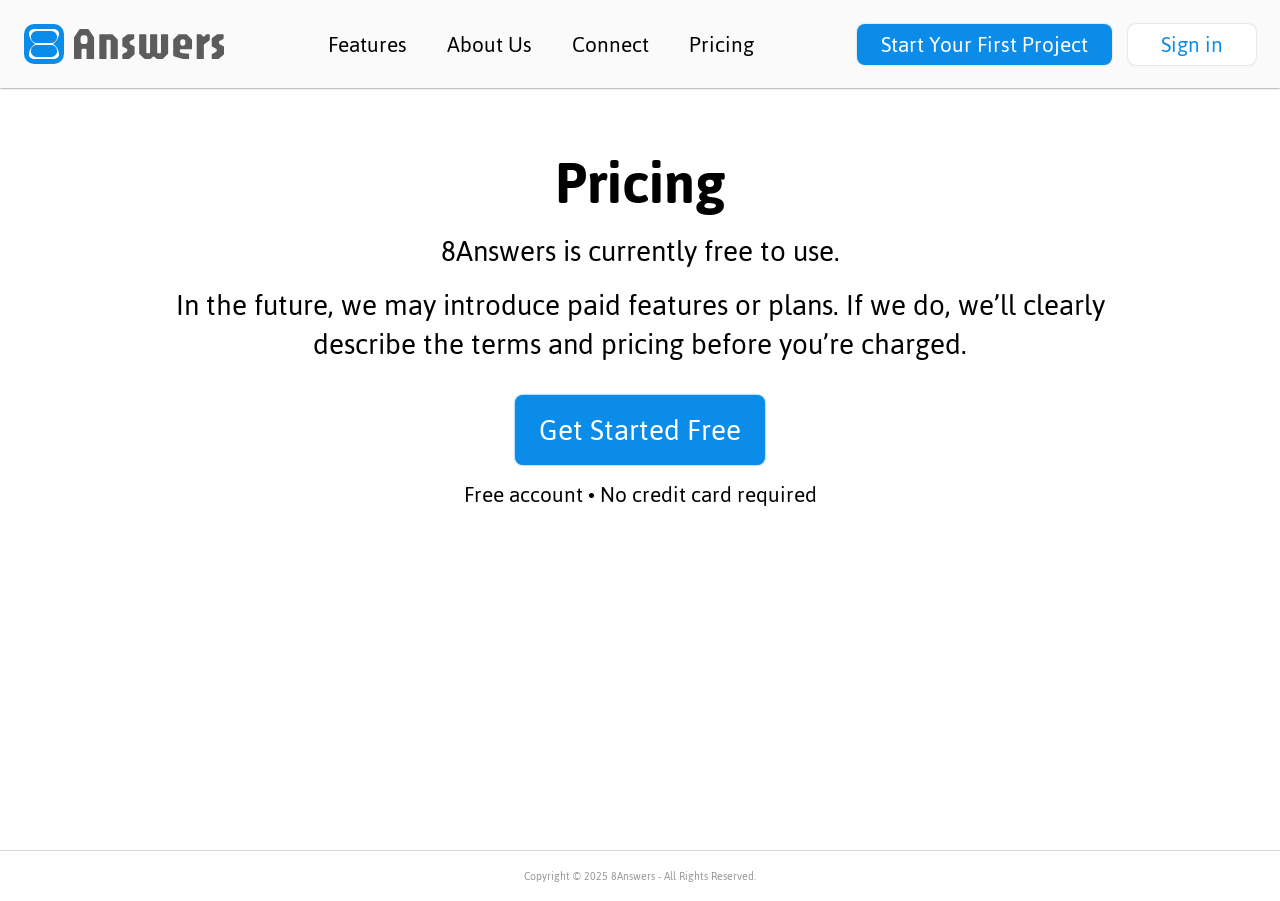
<file: web/website_8answers copy 2/pricing.html>
<!doctype html>
<html lang="en">
  <head>
    <meta charset="UTF-8" />
    <meta name="viewport" content="width=device-width, initial-scale=1.0" />
    <title>8Answers | Pricing</title>
    <meta
      name="description"
      content="Pricing information for 8Answers real estate project management platform."
    />
    <link rel="preconnect" href="https://fonts.googleapis.com" />
    <link rel="preconnect" href="https://fonts.gstatic.com" crossorigin />
    <link
      href="https://fonts.googleapis.com/css2?family=Inter:wght@500&family=Jaldi:wght@400;700&display=swap"
      rel="stylesheet"
    />
    <link rel="stylesheet" href="./pricing.css" />
  </head>
  <body>
    <header class="site-header">
      <div class="container header-inner">
        <a href="./index.html" class="brand" aria-label="8Answers home">
          <span class="brand-icon-wrap">
            <img
              src="./assets/d8ea7a77-7511-429a-8bdd-89cb19f1ab47.svg"
              alt="8Answers logo mark"
              class="brand-icon"
            />
          </span>
          <img
            src="./assets/f83cf577-9339-4aaa-aa50-17dfa5efcc0b.svg"
            alt="8Answers"
            class="brand-word"
          />
        </a>
        <nav class="top-nav" aria-label="Main navigation">
          <a href="./index.html#features">Features</a>
          <a href="./index.html#about">About Us</a>
          <a href="./index.html#contact">Connect</a>
          <a href="./pricing.html" class="active">Pricing</a>
        </nav>
        <div class="header-cta">
          <a class="btn btn-primary btn-sm" href="./signin.html">Start Your First Project</a>
          <a class="btn btn-secondary btn-sm" href="./signin.html">Sign in</a>
        </div>
        <button
          class="burger-toggle"
          id="burger-toggle"
          aria-label="Open menu"
          aria-controls="mobile-menu"
          aria-expanded="false"
        >
          <span></span>
          <span></span>
          <span></span>
        </button>
      </div>
    </header>
    <div class="mobile-menu" id="mobile-menu" hidden>
      <nav class="mobile-menu-nav" aria-label="Mobile navigation">
        <a href="./index.html#features">Features</a>
        <a href="./index.html#about">About Us</a>
        <a href="./index.html#contact">Connect</a>
        <a href="./pricing.html">Pricing</a>
      </nav>
      <div class="mobile-menu-actions">
        <a class="btn btn-primary btn-sm" href="./signin.html">Start Your First Project</a>
        <a class="btn btn-secondary btn-sm" href="./signin.html">Sign in</a>
      </div>
    </div>

    <main class="pricing-main">
      <section class="pricing-hero">
        <h1>Pricing</h1>
        <p>8Answers is currently free to use.</p>
        <p>
          In the future, we may introduce paid features or plans. If we do, we’ll clearly
          describe the terms and pricing before you’re charged.
        </p>
        <a class="btn btn-primary btn-lg" href="./signin.html">Get Started Free</a>
        <p class="subtext">Free account • No credit card required</p>
      </section>
    </main>

    <footer class="site-footer">
      <div class="container">
        <p>Copyright © 2025 8Answers - All Rights Reserved.</p>
      </div>
    </footer>
    <script>
      (() => {
        if (window.location.protocol === "file:") return;
        const currentPath = window.location.pathname || "/";
        const lowerPath = currentPath.toLowerCase();
        const encodedPricingPath = "/website_8answers%20copy%202/pricing.html";
        const decodedPricingPath = "/website_8answers copy 2/pricing.html";
        const isLegacyPricingPath =
          lowerPath.endsWith(encodedPricingPath.toLowerCase()) ||
          lowerPath.endsWith(decodedPricingPath.toLowerCase());
        if (!isLegacyPricingPath) return;

        const pageUrl = new URL(window.location.href);
        const relativeLinks = document.querySelectorAll('a[href^="./"]');
        relativeLinks.forEach((link) => {
          const href = (link.getAttribute("href") || "").trim();
          if (!href) return;
          try {
            const targetUrl = new URL(href, pageUrl);
            link.setAttribute("href", targetUrl.toString());
          } catch (_) {
            // Ignore malformed hrefs.
          }
        });

        try {
          const canonicalUrl = new URL(window.location.href);
          canonicalUrl.pathname = "/Pricing";
          canonicalUrl.hash = "";
          window.history.replaceState(
            window.history.state,
            "",
            canonicalUrl.toString(),
          );
        } catch (_) {
          // Ignore history API failures.
        }
      })();

      (() => {
        const burgerButton = document.getElementById("burger-toggle");
        const mobileMenu = document.getElementById("mobile-menu");
        if (!burgerButton || !mobileMenu) return;

        const closeMenu = () => {
          burgerButton.classList.remove("is-open");
          burgerButton.setAttribute("aria-expanded", "false");
          document.body.classList.remove("menu-open");
          mobileMenu.hidden = true;
        };

        const openMenu = () => {
          burgerButton.classList.add("is-open");
          burgerButton.setAttribute("aria-expanded", "true");
          document.body.classList.add("menu-open");
          mobileMenu.hidden = false;
        };

        burgerButton.addEventListener("click", () => {
          if (burgerButton.classList.contains("is-open")) closeMenu();
          else openMenu();
        });

        mobileMenu.querySelectorAll("a").forEach((link) => {
          link.addEventListener("click", closeMenu);
        });

        document.addEventListener("keydown", (event) => {
          if (event.key === "Escape") closeMenu();
        });
      })();
    </script>
  </body>
</html>
</file>
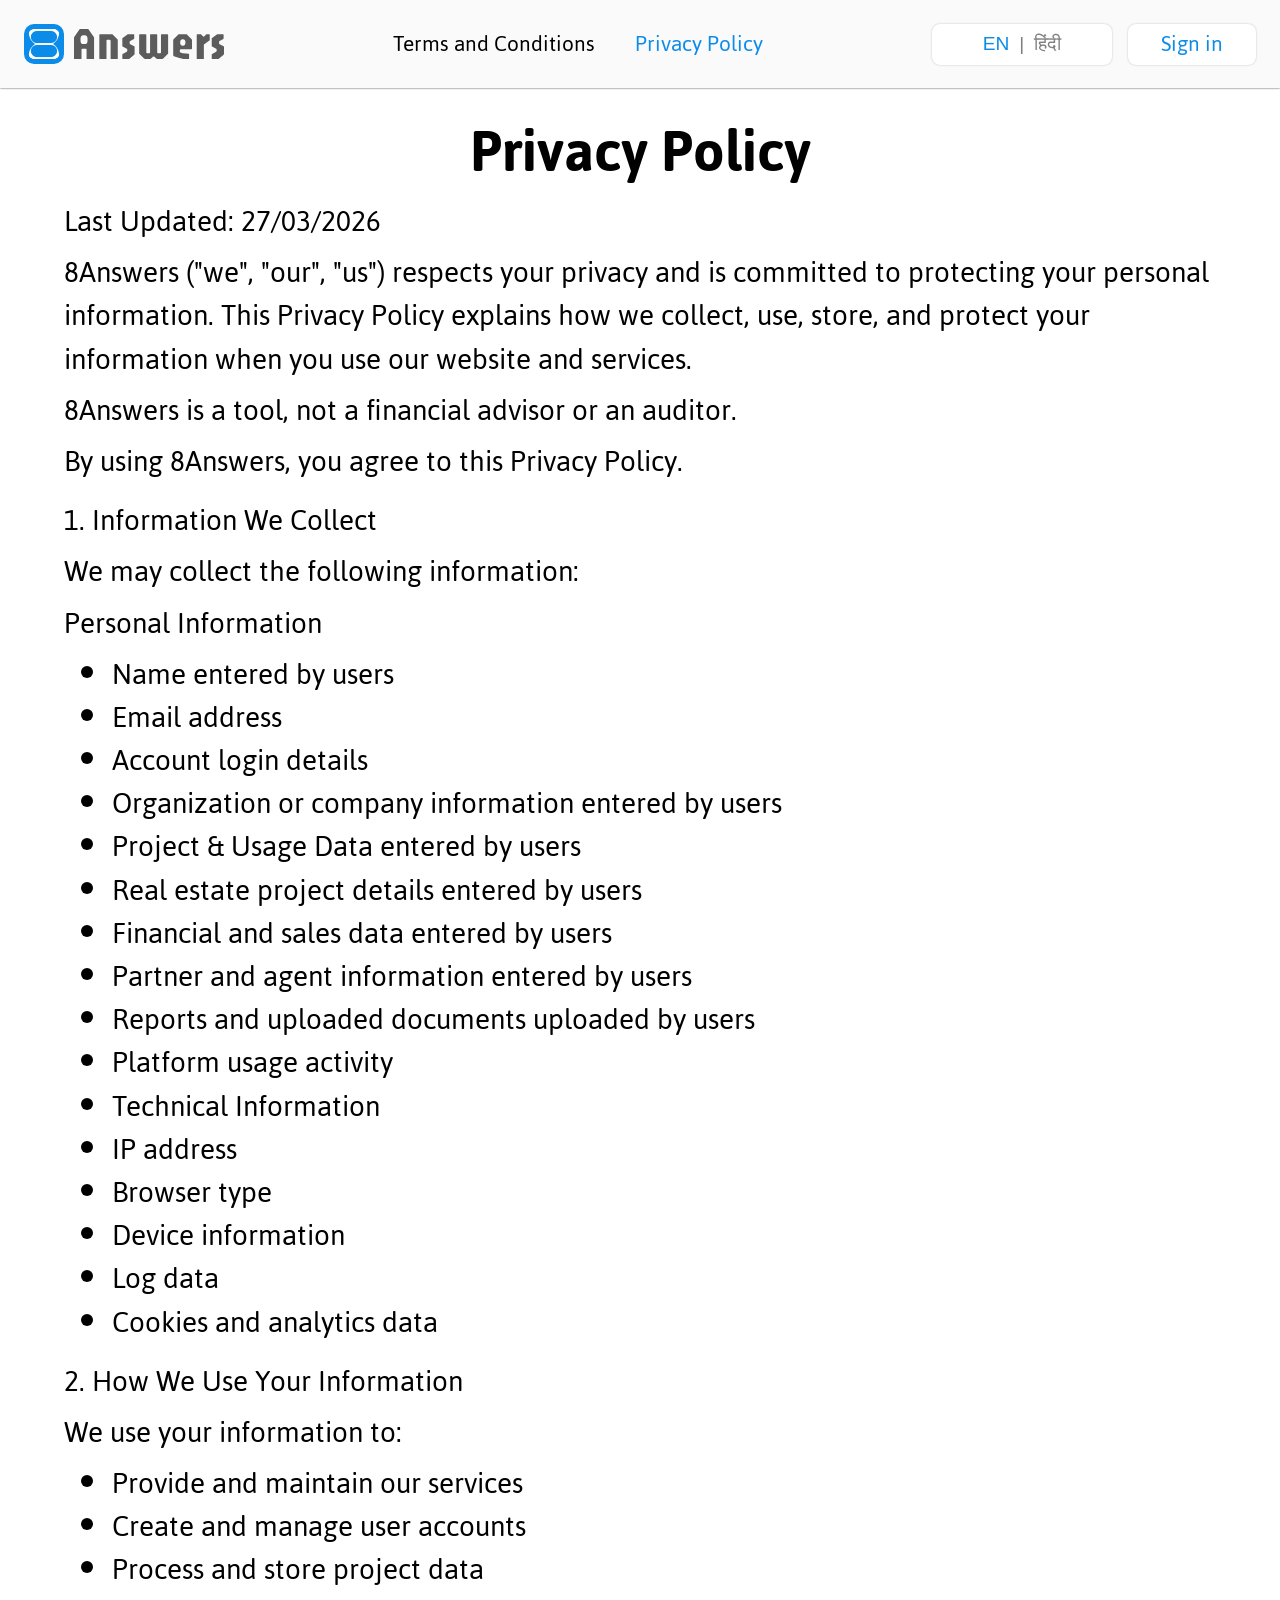
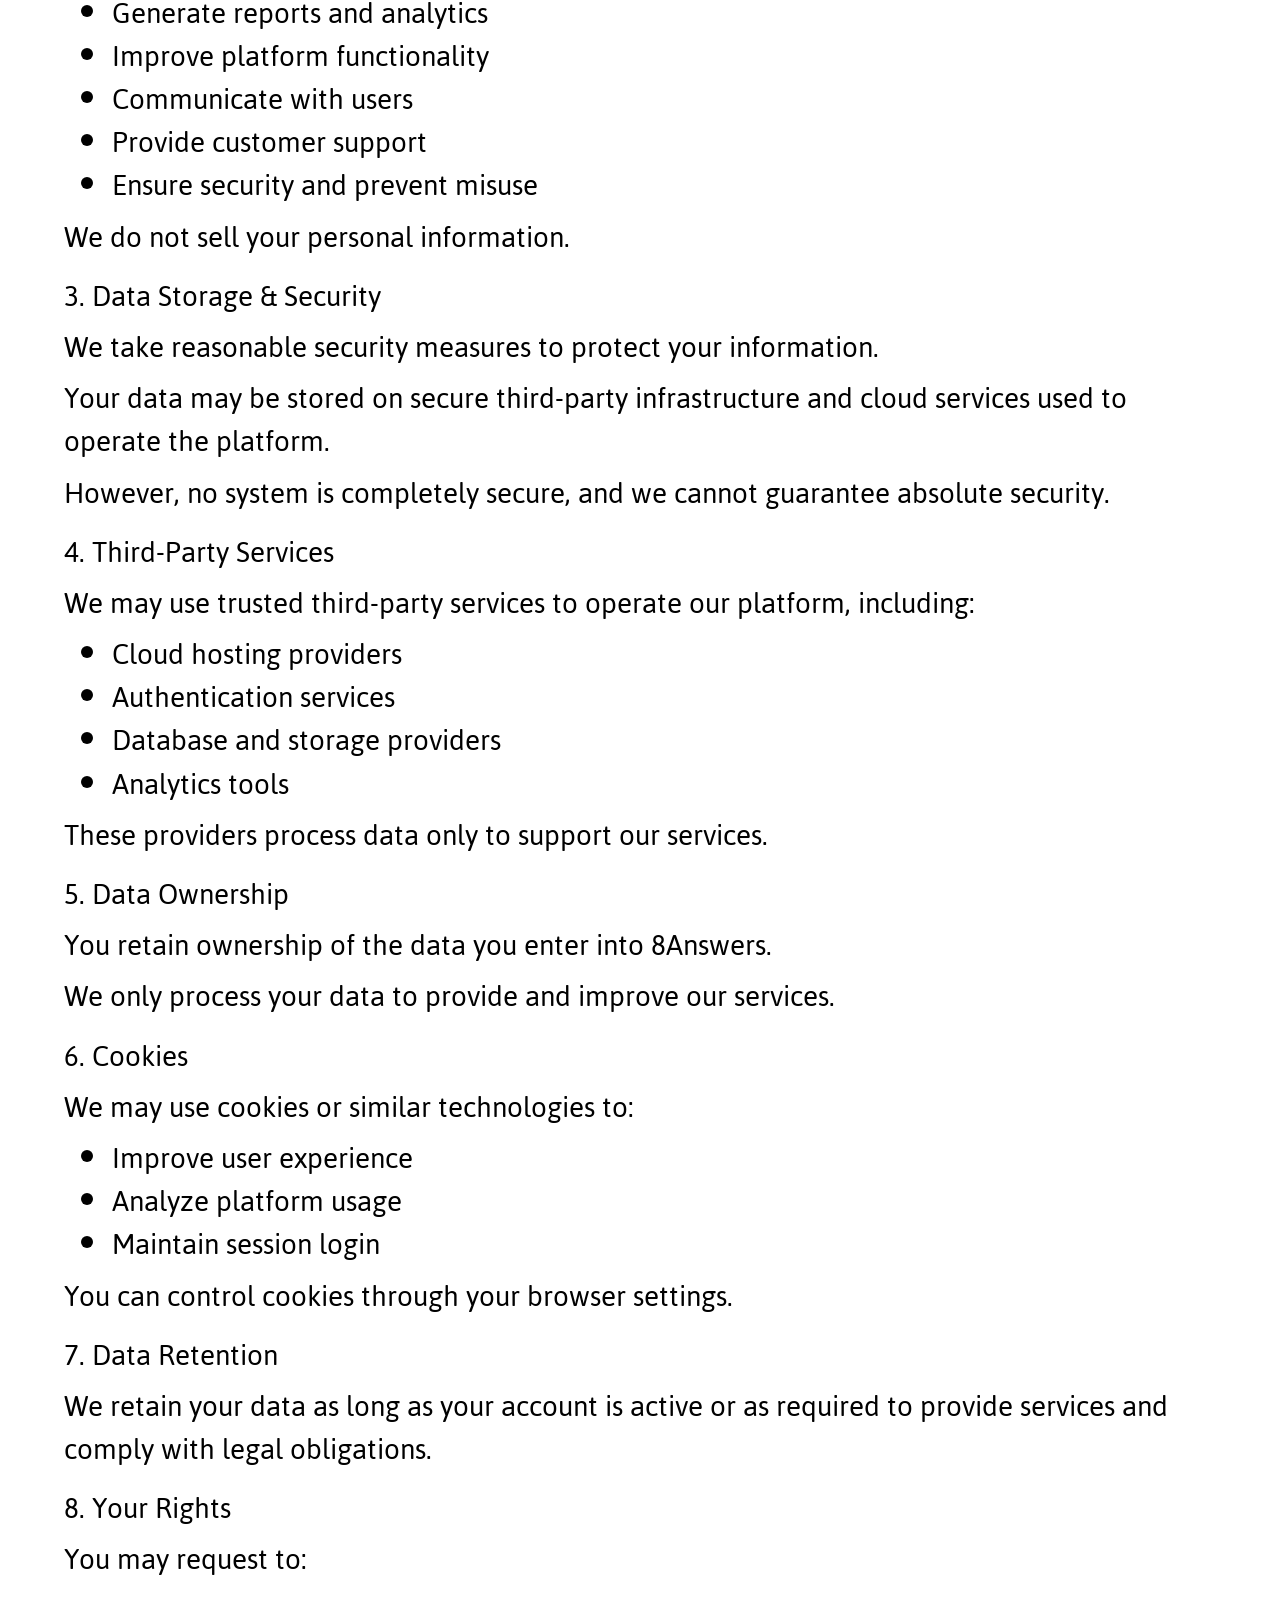
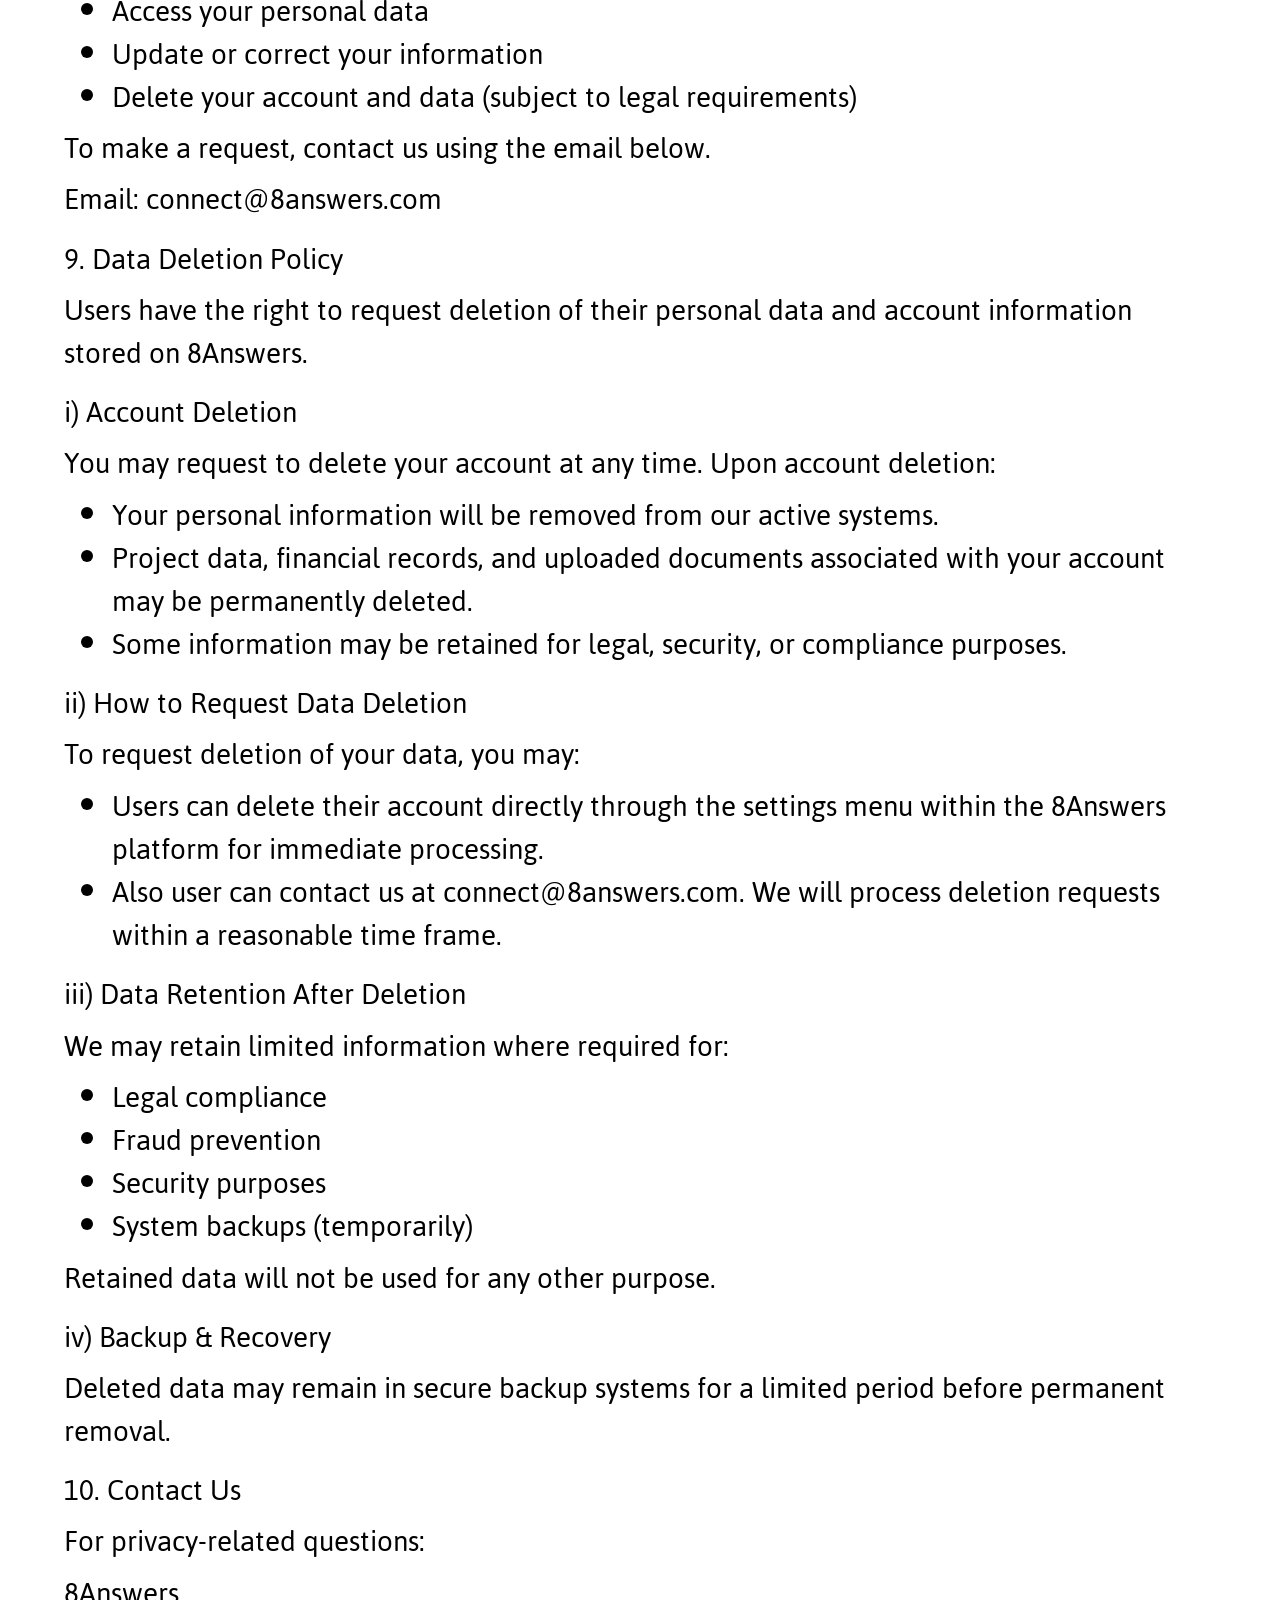
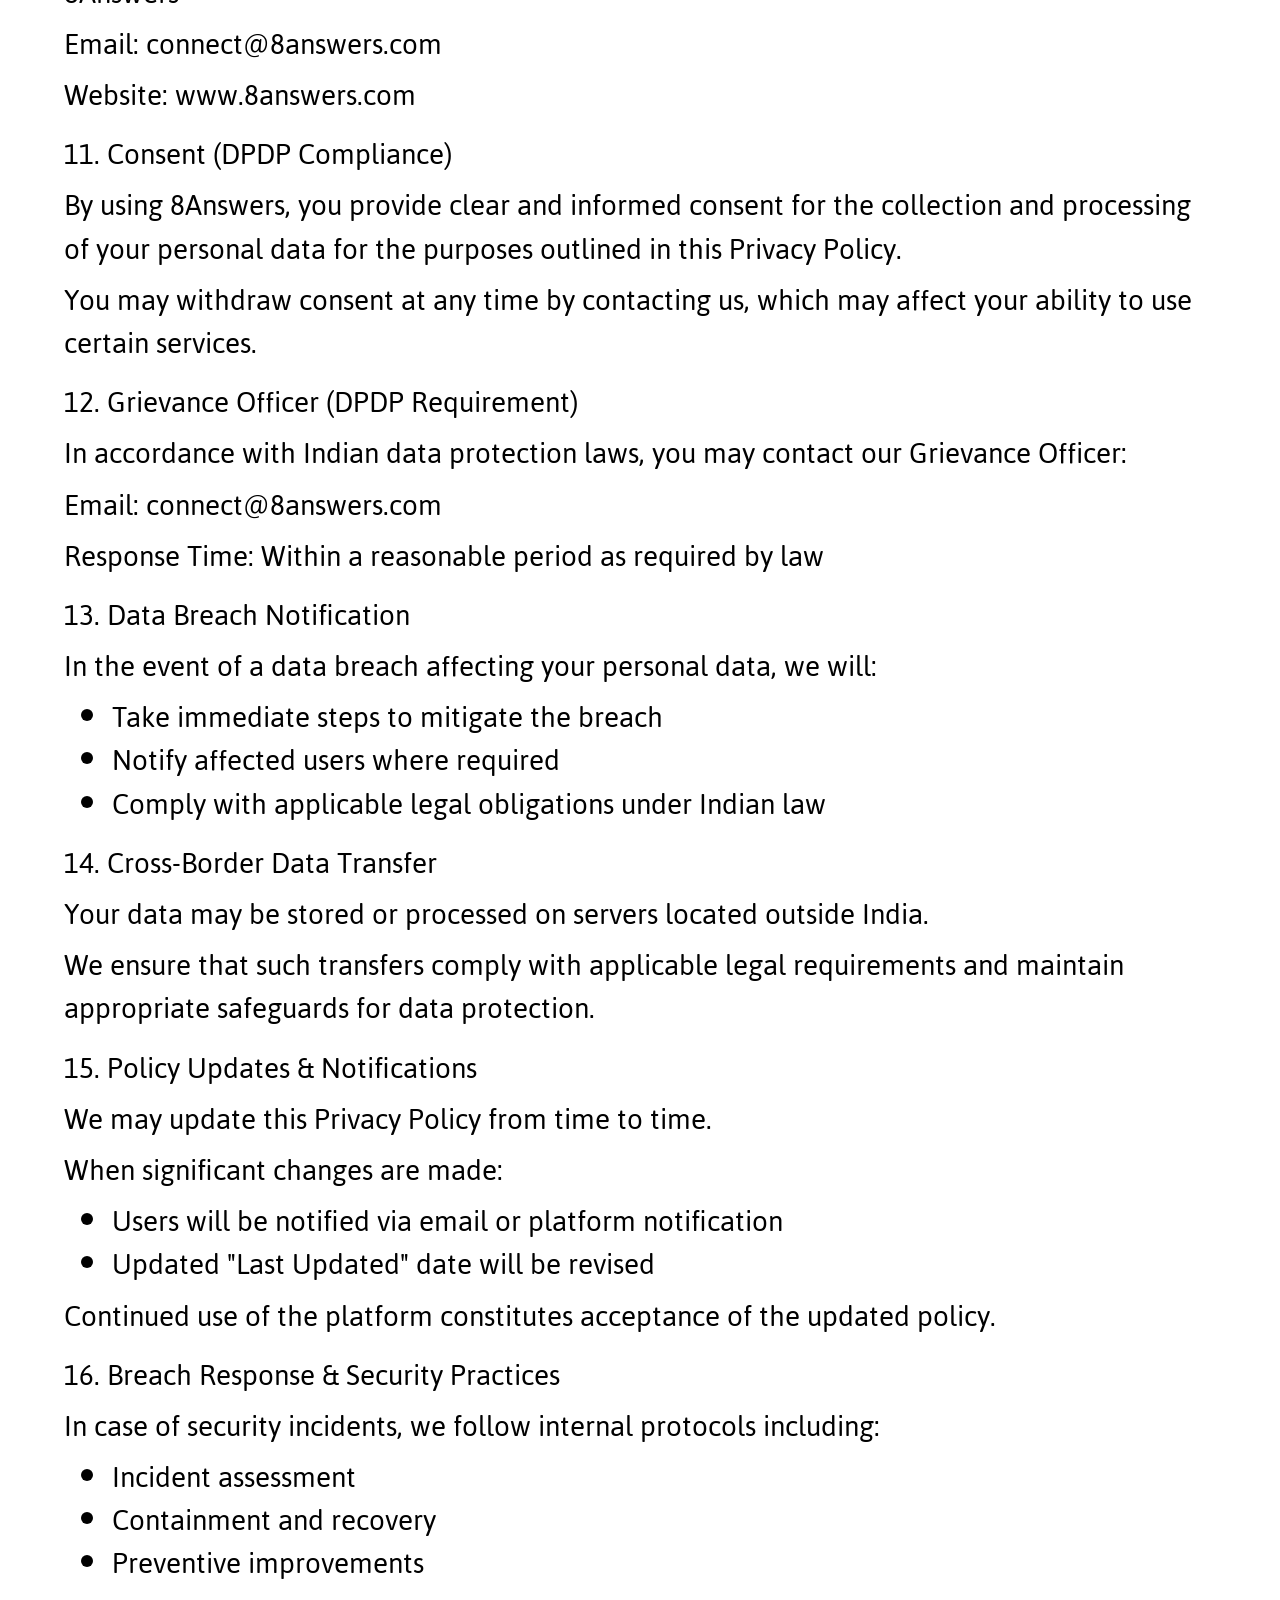
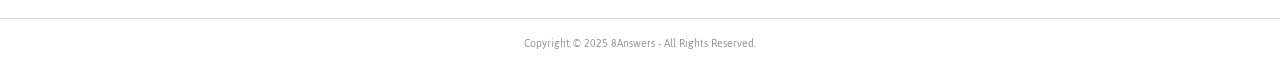
<file: web/website_8answers copy 2/privacy.html>
<!doctype html>
<html lang="en">
  <head>
    <meta charset="UTF-8" />
    <meta name="viewport" content="width=device-width, initial-scale=1.0" />
    <title>8Answers | Privacy Policy</title>
    <meta name="description" content="Privacy Policy for 8Answers." />
    <link rel="preconnect" href="https://fonts.googleapis.com" />
    <link rel="preconnect" href="https://fonts.gstatic.com" crossorigin />
    <link
      href="https://fonts.googleapis.com/css2?family=Inter:wght@500&family=Jaldi:wght@400;700&display=swap"
      rel="stylesheet"
    />
    <link rel="stylesheet" href="./legal.css" />
  </head>
  <body>
    <header class="site-header">
      <div class="header-inner">
        <a href="./index.html" class="brand" aria-label="8Answers home">
          <span class="brand-icon-wrap">
            <img
              src="./assets/d8ea7a77-7511-429a-8bdd-89cb19f1ab47.svg"
              alt="8Answers logo mark"
              class="brand-icon"
            />
          </span>
          <img
            src="./assets/f83cf577-9339-4aaa-aa50-17dfa5efcc0b.svg"
            alt="8Answers"
            class="brand-word"
          />
        </a>
        <nav class="top-nav" aria-label="Legal navigation">
          <a href="./terms.html">Terms and Conditions</a>
          <a class="active" href="./privacy.html">Privacy Policy</a>
        </nav>
        <div class="header-cta">
          <button
            type="button"
            class="btn btn-secondary btn-sm btn-lang lang-toggle"
            id="language-toggle"
            aria-label="Toggle privacy language"
          >
            <span class="lang-option lang-option-en">EN</span>
            <span class="lang-divider">|</span>
            <span class="lang-option lang-option-hi">हिंदी</span>
          </button>
          <a class="btn btn-secondary btn-sm" href="./signin.html">Sign in</a>
        </div>
      </div>
    </header>

    <main class="legal-main">
      <section class="legal-content">
        <div id="privacy-content-hi">
          <h1>गोपनीयता नीति</h1>

          <p class="section-gap">अंतिम अपडेट: 27/03/2026</p>
          <p>
            8Answers ("हम", "हमारा", "हमें") आपकी गोपनीयता का सम्मान करता है और आपकी व्यक्तिगत
            जानकारी की सुरक्षा के लिए प्रतिबद्ध है। यह गोपनीयता नीति बताती है कि जब आप हमारी
            वेबसाइट और सेवाओं का उपयोग करते हैं तो हम आपकी जानकारी कैसे एकत्र, उपयोग, संग्रहीत
            और सुरक्षित करते हैं।
          </p>
          <p>8Answers एक टूल है, न कि कोई वित्तीय सलाहकार या ऑडिटर।</p>
          <p>8Answers का उपयोग करके, आप इस गोपनीयता नीति से सहमत होते हैं।</p>

          <p class="section-gap">1. हम कौन सी जानकारी एकत्र करते हैं</p>
          <p>हम निम्नलिखित जानकारी एकत्र कर सकते हैं:</p>
          <p>व्यक्तिगत जानकारी</p>
          <ul>
            <li>उपयोगकर्ताओं द्वारा दर्ज किया गया नाम</li>
            <li>ईमेल पता</li>
            <li>खाता लॉगिन विवरण</li>
            <li>उपयोगकर्ताओं द्वारा दर्ज संगठन या कंपनी की जानकारी</li>
            <li>उपयोगकर्ताओं द्वारा दर्ज प्रोजेक्ट और उपयोग डेटा</li>
            <li>उपयोगकर्ताओं द्वारा दर्ज रियल एस्टेट प्रोजेक्ट विवरण</li>
            <li>उपयोगकर्ताओं द्वारा दर्ज वित्तीय और बिक्री डेटा</li>
            <li>उपयोगकर्ताओं द्वारा दर्ज पार्टनर और एजेंट जानकारी</li>
            <li>उपयोगकर्ताओं द्वारा अपलोड की गई रिपोर्ट और दस्तावेज़</li>
            <li>प्लेटफ़ॉर्म उपयोग गतिविधि</li>
          </ul>
          <p>तकनीकी जानकारी</p>
          <ul>
            <li>IP पता</li>
            <li>ब्राउज़र प्रकार</li>
            <li>डिवाइस जानकारी</li>
            <li>लॉग डेटा</li>
            <li>कुकीज़ और एनालिटिक्स डेटा</li>
          </ul>

          <p class="section-gap">2. हम आपकी जानकारी का उपयोग कैसे करते हैं</p>
          <p>हम आपकी जानकारी का उपयोग निम्नलिखित के लिए करते हैं:</p>
          <ul>
            <li>हमारी सेवाएं प्रदान करना और बनाए रखना</li>
            <li>उपयोगकर्ता खाते बनाना और प्रबंधित करना</li>
            <li>प्रोजेक्ट डेटा प्रोसेस और संग्रहीत करना</li>
            <li>रिपोर्ट और एनालिटिक्स तैयार करना</li>
            <li>प्लेटफ़ॉर्म की कार्यक्षमता में सुधार करना</li>
            <li>उपयोगकर्ताओं से संवाद करना</li>
            <li>ग्राहक सहायता प्रदान करना</li>
            <li>सुरक्षा सुनिश्चित करना और दुरुपयोग रोकना</li>
          </ul>
          <p>हम आपकी व्यक्तिगत जानकारी नहीं बेचते।</p>

          <p class="section-gap">3. डेटा संग्रहण और सुरक्षा</p>
          <p>हम आपकी जानकारी की सुरक्षा के लिए उचित सुरक्षा उपाय अपनाते हैं।</p>
          <p>
            आपका डेटा प्लेटफ़ॉर्म संचालित करने के लिए उपयोग किए जाने वाले सुरक्षित तृतीय-पक्ष
            बुनियादी ढांचे और क्लाउड सेवाओं पर संग्रहीत किया जा सकता है।
          </p>
          <p>
            हालांकि, कोई भी प्रणाली पूरी तरह से सुरक्षित नहीं होती और हम पूर्ण सुरक्षा की गारंटी
            नहीं दे सकते।
          </p>

          <p class="section-gap">4. तृतीय-पक्ष सेवाएं</p>
          <p>
            हम हमारे प्लेटफ़ॉर्म को संचालित करने के लिए विश्वसनीय तृतीय-पक्ष सेवाओं का उपयोग कर
            सकते हैं, जिनमें शामिल हैं:
          </p>
          <ul>
            <li>क्लाउड होस्टिंग प्रदाता</li>
            <li>प्रमाणीकरण सेवाएं</li>
            <li>डेटाबेस और स्टोरेज प्रदाता</li>
            <li>एनालिटिक्स टूल</li>
          </ul>
          <p>ये प्रदाता केवल हमारी सेवाओं को समर्थन देने के लिए डेटा प्रोसेस करते हैं।</p>

          <p class="section-gap">5. डेटा स्वामित्व</p>
          <p>आप 8Answers में दर्ज किए गए डेटा के स्वामी बने रहते हैं।</p>
          <p>हम आपके डेटा को केवल हमारी सेवाएं प्रदान करने और सुधारने के लिए प्रोसेस करते हैं।</p>

          <p class="section-gap">6. कुकीज़</p>
          <p>हम कुकीज़ या इसी तरह की तकनीकों का उपयोग निम्नलिखित के लिए कर सकते हैं:</p>
          <ul>
            <li>उपयोगकर्ता अनुभव बेहतर बनाना</li>
            <li>प्लेटफ़ॉर्म उपयोग का विश्लेषण करना</li>
            <li>सत्र लॉगिन बनाए रखना</li>
          </ul>
          <p>आप अपने ब्राउज़र सेटिंग्स के माध्यम से कुकीज़ नियंत्रित कर सकते हैं।</p>

          <p class="section-gap">7. डेटा प्रतिधारण</p>
          <p>
            हम आपके डेटा को तब तक रखते हैं जब तक आपका खाता सक्रिय है या सेवाएं प्रदान करने और
            कानूनी दायित्वों का पालन करने के लिए आवश्यक है।
          </p>

          <p class="section-gap">8. आपके अधिकार</p>
          <p>आप निम्नलिखित का अनुरोध कर सकते हैं:</p>
          <ul>
            <li>अपने व्यक्तिगत डेटा तक पहुंच</li>
            <li>अपनी जानकारी अपडेट या सही करना</li>
            <li>अपना खाता और डेटा हटाना (कानूनी आवश्यकताओं के अधीन)</li>
          </ul>
          <p>अनुरोध करने के लिए, नीचे दिए गए ईमेल पर हमसे संपर्क करें।</p>
          <p>ईमेल: connect@8answers.com</p>

          <p class="section-gap">9. डेटा हटाने की नीति</p>
          <p>
            उपयोगकर्ताओं को 8Answers पर संग्रहीत अपने व्यक्तिगत डेटा और खाता जानकारी को हटाने का
            अनुरोध करने का अधिकार है।
          </p>
          <p class="section-gap">i) खाता हटाना</p>
          <p>आप किसी भी समय अपना खाता हटाने का अनुरोध कर सकते हैं। खाता हटाने पर:</p>
          <ul>
            <li>आपकी व्यक्तिगत जानकारी हमारी सक्रिय प्रणालियों से हटा दी जाएगी।</li>
            <li>
              आपके खाते से जुड़े प्रोजेक्ट डेटा, वित्तीय रिकॉर्ड और अपलोड किए गए दस्तावेज़ स्थायी
              रूप से हटाए जा सकते हैं।
            </li>
            <li>कुछ जानकारी कानूनी, सुरक्षा या अनुपालन उद्देश्यों के लिए रखी जा सकती है।</li>
          </ul>

          <p class="section-gap">ii) डेटा हटाने का अनुरोध कैसे करें</p>
          <p>अपना डेटा हटाने का अनुरोध करने के लिए:</p>
          <ul>
            <li>
              उपयोगकर्ता 8Answers प्लेटफ़ॉर्म के सेटिंग्स मेनू के माध्यम से सीधे अपना खाता तुरंत
              हटा सकते हैं।
            </li>
            <li>
              उपयोगकर्ता connect@8answers.com पर भी संपर्क कर सकते हैं। हम उचित समय सीमा के भीतर
              हटाने के अनुरोधों को प्रोसेस करेंगे।
            </li>
          </ul>

          <p class="section-gap">iii) हटाने के बाद डेटा प्रतिधारण</p>
          <p>हम सीमित जानकारी तब रख सकते हैं जब आवश्यक हो:</p>
          <ul>
            <li>कानूनी अनुपालन</li>
            <li>धोखाधड़ी की रोकथाम</li>
            <li>सुरक्षा उद्देश्य</li>
            <li>सिस्टम बैकअप (अस्थायी रूप से)</li>
          </ul>
          <p>रखी गई जानकारी का उपयोग किसी अन्य उद्देश्य के लिए नहीं किया जाएगा।</p>

          <p class="section-gap">iv) बैकअप और रिकवरी</p>
          <p>
            हटाया गया डेटा स्थायी रूप से हटाए जाने से पहले सीमित समय के लिए सुरक्षित बैकअप सिस्टम
            में रह सकता है।
          </p>

          <p class="section-gap">10. हमसे संपर्क करें</p>
          <p>गोपनीयता संबंधी प्रश्नों के लिए:</p>
          <p>8Answers</p>
          <p>ईमेल: connect@8answers.com</p>
          <p>वेबसाइट: www.8answers.com</p>

          <p class="section-gap">11. सहमति (DPDP अनुपालन)</p>
          <p>
            8Answers का उपयोग करके, आप इस गोपनीयता नीति में उल्लिखित उद्देश्यों के लिए अपने
            व्यक्तिगत डेटा के संग्रह और प्रसंस्करण के लिए स्पष्ट और सूचित सहमति प्रदान करते हैं।
          </p>
          <p>
            आप किसी भी समय हमसे संपर्क करके सहमति वापस ले सकते हैं, जो कुछ सेवाओं का उपयोग करने
            की आपकी क्षमता को प्रभावित कर सकता है।
          </p>

          <p class="section-gap">12. शिकायत अधिकारी (DPDP आवश्यकता)</p>
          <p>
            भारतीय डेटा संरक्षण कानूनों के अनुसार, आप हमारे शिकायत अधिकारी से संपर्क कर सकते हैं:
          </p>
          <p>ईमेल: connect@8answers.com</p>
          <p>प्रतिक्रिया समय: कानून द्वारा आवश्यक उचित अवधि के भीतर</p>

          <p class="section-gap">13. डेटा उल्लंघन अधिसूचना</p>
          <p>आपके व्यक्तिगत डेटा को प्रभावित करने वाले डेटा उल्लंघन की स्थिति में, हम:</p>
          <ul>
            <li>उल्लंघन को कम करने के लिए तत्काल कदम उठाएंगे</li>
            <li>जहाँ आवश्यक हो, प्रभावित उपयोगकर्ताओं को सूचित करेंगे</li>
            <li>भारतीय कानून के तहत लागू कानूनी दायित्वों का पालन करेंगे</li>
          </ul>

          <p class="section-gap">14. सीमा-पार डेटा स्थानांतरण</p>
          <p>आपका डेटा भारत के बाहर स्थित सर्वरों पर संग्रहीत या प्रोसेस किया जा सकता है।</p>
          <p>
            हम सुनिश्चित करते हैं कि ऐसे स्थानांतरण लागू कानूनी आवश्यकताओं का पालन करें और डेटा
            सुरक्षा के लिए उचित सुरक्षा उपाय बनाए रखें।
          </p>

          <p class="section-gap">15. नीति अपडेट और सूचनाएं</p>
          <p>हम समय-समय पर इस गोपनीयता नीति को अपडेट कर सकते हैं।</p>
          <p>जब महत्वपूर्ण बदलाव किए जाते हैं:</p>
          <ul>
            <li>उपयोगकर्ताओं को ईमेल या प्लेटफ़ॉर्म सूचना के माध्यम से सूचित किया जाएगा</li>
            <li>"अंतिम अपडेट" तारीख संशोधित की जाएगी</li>
          </ul>
          <p>
            प्लेटफ़ॉर्म का निरंतर उपयोग अपडेट की गई नीति की स्वीकृति माना जाएगा।
          </p>

          <p class="section-gap">16. उल्लंघन प्रतिक्रिया और सुरक्षा प्रथाएं</p>
          <p>
            सुरक्षा घटनाओं के मामले में, हम आंतरिक प्रोटोकॉल का पालन करते हैं जिनमें शामिल हैं:
          </p>
          <ul>
            <li>घटना मूल्यांकन</li>
            <li>नियंत्रण और पुनर्प्राप्ति</li>
            <li>निवारक सुधार</li>
          </ul>
        </div>

        <div id="privacy-content-en" hidden>
        <h1>Privacy Policy</h1>

        <p class="section-gap">Last Updated: 27/03/2026</p>
        <p>
          8Answers ("we", "our", "us") respects your privacy and is committed to protecting your
          personal information. This Privacy Policy explains how we collect, use, store, and
          protect your information when you use our website and services.
        </p>
        <p>8Answers is a tool, not a financial advisor or an auditor.</p>
        <p>By using 8Answers, you agree to this Privacy Policy.</p>

        <p class="section-gap">1. Information We Collect</p>
        <p>We may collect the following information:</p>
        <p>Personal Information</p>
        <ul>
          <li>Name entered by users</li>
          <li>Email address</li>
          <li>Account login details</li>
          <li>Organization or company information entered by users</li>
          <li>Project &amp; Usage Data entered by users</li>
          <li>Real estate project details entered by users</li>
          <li>Financial and sales data entered by users</li>
          <li>Partner and agent information entered by users</li>
          <li>Reports and uploaded documents uploaded by users</li>
          <li>Platform usage activity</li>
          <li>Technical Information</li>
          <li>IP address</li>
          <li>Browser type</li>
          <li>Device information</li>
          <li>Log data</li>
          <li>Cookies and analytics data</li>
        </ul>

        <p class="section-gap">2. How We Use Your Information</p>
        <p>We use your information to:</p>
        <ul>
          <li>Provide and maintain our services</li>
          <li>Create and manage user accounts</li>
          <li>Process and store project data</li>
          <li>Generate reports and analytics</li>
          <li>Improve platform functionality</li>
          <li>Communicate with users</li>
          <li>Provide customer support</li>
          <li>Ensure security and prevent misuse</li>
        </ul>
        <p>We do not sell your personal information.</p>

        <p class="section-gap">3. Data Storage &amp; Security</p>
        <p>We take reasonable security measures to protect your information.</p>
        <p>
          Your data may be stored on secure third-party infrastructure and cloud services used to
          operate the platform.
        </p>
        <p>
          However, no system is completely secure, and we cannot guarantee absolute security.
        </p>

        <p class="section-gap">4. Third-Party Services</p>
        <p>We may use trusted third-party services to operate our platform, including:</p>
        <ul>
          <li>Cloud hosting providers</li>
          <li>Authentication services</li>
          <li>Database and storage providers</li>
          <li>Analytics tools</li>
        </ul>
        <p>These providers process data only to support our services.</p>

        <p class="section-gap">5. Data Ownership</p>
        <p>You retain ownership of the data you enter into 8Answers.</p>
        <p>We only process your data to provide and improve our services.</p>

        <p class="section-gap">6. Cookies</p>
        <p>We may use cookies or similar technologies to:</p>
        <ul>
          <li>Improve user experience</li>
          <li>Analyze platform usage</li>
          <li>Maintain session login</li>
        </ul>
        <p>You can control cookies through your browser settings.</p>

        <p class="section-gap">7. Data Retention</p>
        <p>
          We retain your data as long as your account is active or as required to provide services
          and comply with legal obligations.
        </p>

        <p class="section-gap">8. Your Rights</p>
        <p>You may request to:</p>
        <ul>
          <li>Access your personal data</li>
          <li>Update or correct your information</li>
          <li>Delete your account and data (subject to legal requirements)</li>
        </ul>
        <p>To make a request, contact us using the email below.</p>
        <p>Email: connect@8answers.com</p>

        <p class="section-gap">9. Data Deletion Policy</p>
        <p>
          Users have the right to request deletion of their personal data and account information
          stored on 8Answers.
        </p>

        <p class="section-gap">i) Account Deletion</p>
        <p>You may request to delete your account at any time. Upon account deletion:</p>
        <ul>
          <li>Your personal information will be removed from our active systems.</li>
          <li>
            Project data, financial records, and uploaded documents associated with your account may
            be permanently deleted.
          </li>
          <li>Some information may be retained for legal, security, or compliance purposes.</li>
        </ul>

        <p class="section-gap">ii) How to Request Data Deletion</p>
        <p>To request deletion of your data, you may:</p>
        <ul>
          <li>
            Users can delete their account directly through the settings menu within the 8Answers
            platform for immediate processing.
          </li>
          <li>
            Also user can contact us at connect@8answers.com. We will process deletion requests
            within a reasonable time frame.
          </li>
        </ul>

        <p class="section-gap">iii) Data Retention After Deletion</p>
        <p>We may retain limited information where required for:</p>
        <ul>
          <li>Legal compliance</li>
          <li>Fraud prevention</li>
          <li>Security purposes</li>
          <li>System backups (temporarily)</li>
        </ul>
        <p>Retained data will not be used for any other purpose.</p>

        <p class="section-gap">iv) Backup &amp; Recovery</p>
        <p>
          Deleted data may remain in secure backup systems for a limited period before permanent
          removal.
        </p>

        <p class="section-gap">10. Contact Us</p>
        <p>For privacy-related questions:</p>
        <p>8Answers</p>
        <p>Email: connect@8answers.com</p>
        <p>Website: www.8answers.com</p>

        <p class="section-gap">11. Consent (DPDP Compliance)</p>
        <p>
          By using 8Answers, you provide clear and informed consent for the collection and
          processing of your personal data for the purposes outlined in this Privacy Policy.
        </p>
        <p>
          You may withdraw consent at any time by contacting us, which may affect your ability to
          use certain services.
        </p>

        <p class="section-gap">12. Grievance Officer (DPDP Requirement)</p>
        <p>In accordance with Indian data protection laws, you may contact our Grievance Officer:</p>
        <p>Email: connect@8answers.com</p>
        <p>Response Time: Within a reasonable period as required by law</p>

        <p class="section-gap">13. Data Breach Notification</p>
        <p>In the event of a data breach affecting your personal data, we will:</p>
        <ul>
          <li>Take immediate steps to mitigate the breach</li>
          <li>Notify affected users where required</li>
          <li>Comply with applicable legal obligations under Indian law</li>
        </ul>

        <p class="section-gap">14. Cross-Border Data Transfer</p>
        <p>Your data may be stored or processed on servers located outside India.</p>
        <p>
          We ensure that such transfers comply with applicable legal requirements and maintain
          appropriate safeguards for data protection.
        </p>

        <p class="section-gap">15. Policy Updates &amp; Notifications</p>
        <p>We may update this Privacy Policy from time to time.</p>
        <p>When significant changes are made:</p>
        <ul>
          <li>Users will be notified via email or platform notification</li>
          <li>Updated "Last Updated" date will be revised</li>
        </ul>
        <p>Continued use of the platform constitutes acceptance of the updated policy.</p>

        <p class="section-gap">16. Breach Response &amp; Security Practices</p>
        <p>In case of security incidents, we follow internal protocols including:</p>
        <ul>
          <li>Incident assessment</li>
          <li>Containment and recovery</li>
          <li>Preventive improvements</li>
        </ul>
        </div>
      </section>
    </main>

    <footer class="site-footer">
      <div class="container">
        <p>Copyright © 2025 8Answers - All Rights Reserved.</p>
      </div>
    </footer>
    <script>
      (() => {
        const toggleButton = document.getElementById("language-toggle");
        const hindiContent = document.getElementById("privacy-content-hi");
        const englishContent = document.getElementById("privacy-content-en");
        if (!toggleButton || !hindiContent || !englishContent) return;

        const setLanguage = (language) => {
          const isHindi = language === "hi";
          hindiContent.hidden = !isHindi;
          englishContent.hidden = isHindi;
          toggleButton.classList.toggle("is-hi", isHindi);
          toggleButton.classList.toggle("is-en", !isHindi);
          document.documentElement.lang = isHindi ? "hi" : "en";
        };

        toggleButton.addEventListener("click", () => {
          const nextLanguage = hindiContent.hidden ? "hi" : "en";
          setLanguage(nextLanguage);
        });

        setLanguage("en");
      })();
    </script>
  </body>
</html>
</file>
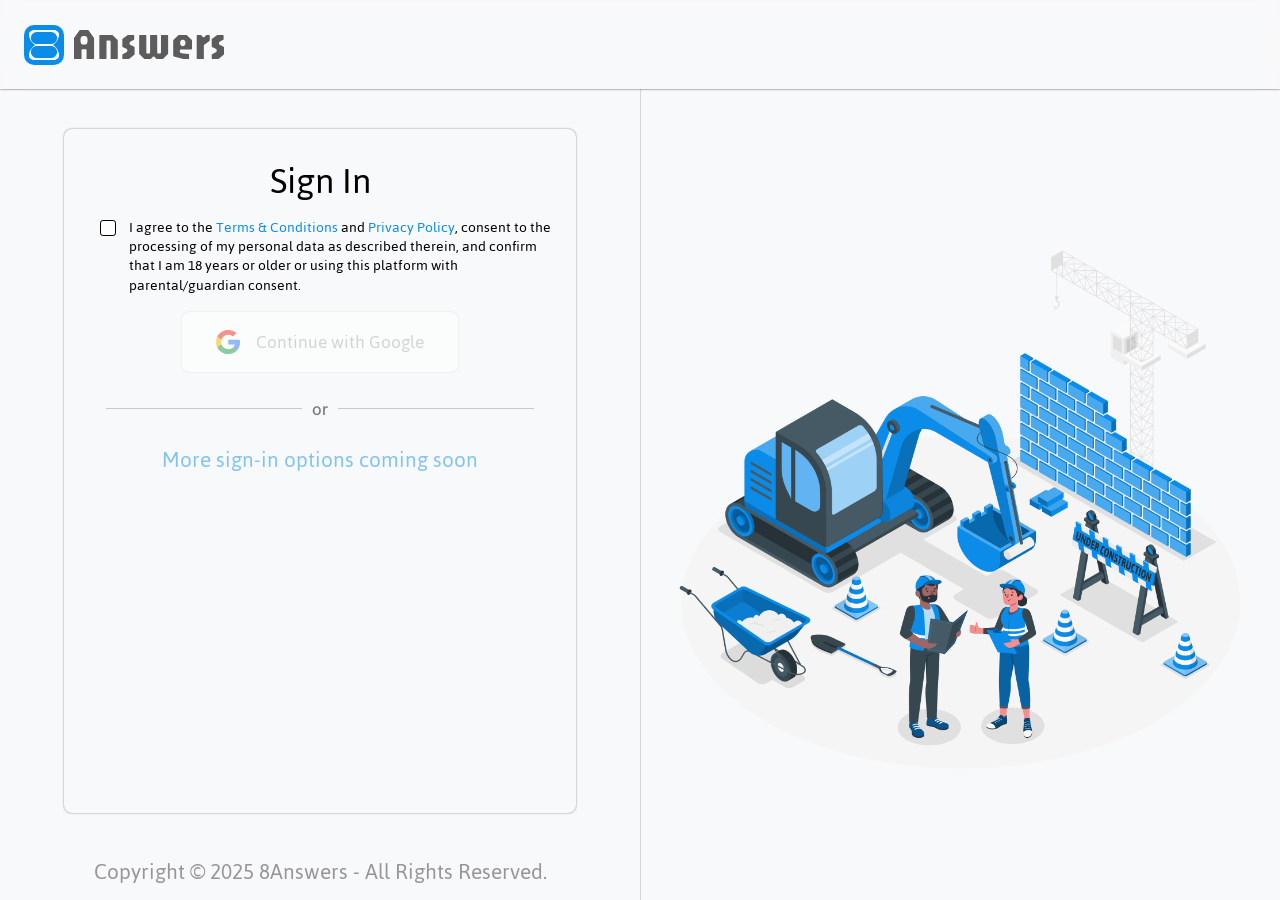
<file: web/website_8answers copy 2/signin.html>
<!doctype html>
<html lang="en">
  <head>
    <meta charset="UTF-8" />
    <meta name="viewport" content="width=device-width, initial-scale=1.0" />
    <title>8Answers | Sign In</title>
    <meta name="description" content="Sign in to your 8Answers account." />
    <link rel="preconnect" href="https://fonts.googleapis.com" />
    <link rel="preconnect" href="https://fonts.gstatic.com" crossorigin />
    <link
      href="https://fonts.googleapis.com/css2?family=Inter:wght@500&family=Jaldi:wght@400&display=swap"
      rel="stylesheet"
    />
    <link rel="stylesheet" href="./signin.css" />
    <script>
      (() => {
        const enforceDesktopOnlySignin = () => {
          const params = new URLSearchParams(window.location.search || "");
          const hasAuthOrInviteContext =
            Boolean((params.get("auth") || "").trim()) ||
            Boolean((params.get("invite") || "").trim()) ||
            Boolean((params.get("projectId") || "").trim());
          if (window.innerWidth < 770 && !hasAuthOrInviteContext) {
            window.location.replace("./index.html");
          }
        };

        enforceDesktopOnlySignin();
        window.addEventListener("resize", enforceDesktopOnlySignin);
      })();

      (() => {
        const inviteStorageKey = "landman_invite_context";

        const resolveAppBasePath = () => {
          const landingPathEncoded = "/website_8answers%20copy%202/";
          const landingPathDecoded = "/website_8answers copy 2/";
          let path = window.location.pathname || "/";
          const lowerPath = path.toLowerCase();
          const encodedIndex = lowerPath.indexOf(
            landingPathEncoded.toLowerCase(),
          );
          const decodedIndex = lowerPath.indexOf(
            landingPathDecoded.toLowerCase(),
          );
          const segmentIndex =
            encodedIndex >= 0
              ? encodedIndex
              : decodedIndex >= 0
                ? decodedIndex
                : -1;

          if (segmentIndex >= 0) {
            path = path.slice(0, segmentIndex + 1);
          } else if (path.endsWith("/index.html")) {
            path = path.slice(0, -"/index.html".length);
          } else if (!path.endsWith("/")) {
            const lastSlash = path.lastIndexOf("/");
            path = lastSlash >= 0 ? path.slice(0, lastSlash + 1) : "/";
          }

          if (!path.startsWith("/")) path = `/${path}`;
          if (!path.endsWith("/")) path = `${path}/`;
          return path;
        };

        const encodeBase64Url = (value) =>
          btoa(unescape(encodeURIComponent(value)))
            .replace(/\+/g, "-")
            .replace(/\//g, "_")
            .replace(/=+$/g, "");

        const normalizeAuthParam = (value) => {
          let normalized = (value || "").trim();
          if (!normalized) return "";
          for (let i = 0; i < 3; i += 1) {
            if (!normalized.includes("%")) break;
            try {
              const decoded = decodeURIComponent(normalized).trim();
              if (!decoded || decoded === normalized) break;
              normalized = decoded;
            } catch (_) {
              break;
            }
          }
          return normalized;
        };

        const decodeBase64Url = (value) => {
          const normalized = (value || "").trim();
          if (!normalized) return "";
          const padding = "=".repeat((4 - (normalized.length % 4)) % 4);
          const base64 = `${normalized}${padding}`
            .replace(/-/g, "+")
            .replace(/_/g, "/");
          return decodeURIComponent(escape(atob(base64)));
        };

        const parseInviteToken = (token) => {
          const rawToken = (token || "").trim();
          if (!rawToken) return null;
          try {
            const decoded = decodeBase64Url(rawToken);
            const parsed = JSON.parse(decoded);
            if (!parsed || typeof parsed !== "object") return null;
            const projectId = String(parsed.projectId || "").trim();
            if (!projectId) return null;
            const projectRole = String(parsed.projectRole || "partner").trim();
            const projectName = String(parsed.projectName || "").trim();
            return {
              projectId,
              projectRole: projectRole || "partner",
              ...(projectName ? { projectName } : {}),
            };
          } catch (_) {
            return null;
          }
        };

        const resolveInviteContext = () => {
          const params = new URLSearchParams(window.location.search || "");
          const inviteToken =
            (params.get("inv") || params.get("inviteToken") || "").trim();
          const tokenContext = parseInviteToken(inviteToken);
          const projectId = (
            params.get("projectId") ||
            (tokenContext ? tokenContext.projectId : "") ||
            ""
          ).trim();
          const projectRole = (
            params.get("projectRole") ||
            (tokenContext ? tokenContext.projectRole : "") ||
            ""
          ).trim();
          const projectName = (
            params.get("projectName") ||
            (tokenContext ? tokenContext.projectName : "") ||
            ""
          ).trim();

          if (projectId) {
            const context = {
              projectId,
              projectRole: projectRole || "partner",
              ...(projectName ? { projectName } : {}),
            };
            try {
              window.localStorage.setItem(inviteStorageKey, JSON.stringify(context));
            } catch (_) {
              // Ignore storage failures.
            }
            return context;
          }

          try {
            const raw = window.localStorage.getItem(inviteStorageKey);
            if (!raw) return null;
            const parsed = JSON.parse(raw);
            if (!parsed || typeof parsed !== "object") return null;
            const storedProjectId = String(parsed.projectId || "").trim();
            if (!storedProjectId) return null;
            const storedProjectRole = String(parsed.projectRole || "partner").trim();
            const storedProjectName = String(parsed.projectName || "").trim();
            return {
              projectId: storedProjectId,
              projectRole: storedProjectRole || "partner",
              ...(storedProjectName ? { projectName: storedProjectName } : {}),
            };
          } catch (_) {
            return null;
          }
        };

        const composeAuthValue = (context) => {
          if (!context || !context.projectId) return "google";
          const payload = {
            projectId: context.projectId,
            projectRole: context.projectRole || "partner",
            ...(context.projectName ? { projectName: context.projectName } : {}),
          };
          return `google:${encodeBase64Url(JSON.stringify(payload))}`;
        };

        const bindGoogleButton = () => {
          const button = document.getElementById("continue-with-google");
          const consentCheckbox = document.getElementById("consent-checkbox");
          if (!button) return;

          const updateButtonState = () => {
            if (!consentCheckbox) {
              button.disabled = false;
              return;
            }
            button.disabled = !consentCheckbox.checked;
          };

          updateButtonState();
          if (consentCheckbox) {
            consentCheckbox.addEventListener("change", updateButtonState);
          }

          button.addEventListener("click", () => {
            if (button.disabled) return;
            const authUrl = new URL(
              resolveAppBasePath(),
              window.location.origin,
            );
            const currentParams = new URLSearchParams(window.location.search || "");
            const inviteContext = resolveInviteContext();

            if (inviteContext && inviteContext.projectId) {
              authUrl.searchParams.set("invite", "1");
              authUrl.searchParams.set("projectId", inviteContext.projectId);
              if (inviteContext.projectRole) {
                authUrl.searchParams.set("projectRole", inviteContext.projectRole);
              }
              if (inviteContext.projectName) {
                authUrl.searchParams.set("projectName", inviteContext.projectName);
              }
            }
            const currentAuth = normalizeAuthParam(currentParams.get("auth"));
            if (currentAuth.toLowerCase().startsWith("google:")) {
              authUrl.searchParams.set("auth", currentAuth);
            } else {
              authUrl.searchParams.set("auth", composeAuthValue(inviteContext));
            }
            window.location.assign(authUrl.toString());
          });
        };

        const canonicalizeSigninRoute = () => {
          if (window.location.protocol === "file:") return;
          const currentPath = window.location.pathname || "/";
          const lowerPath = currentPath.toLowerCase();
          const encodedSigninPath = "/website_8answers%20copy%202/signin.html";
          const decodedSigninPath = "/website_8answers copy 2/signin.html";
          const isLegacySigninPath =
            lowerPath.endsWith(encodedSigninPath.toLowerCase()) ||
            lowerPath.endsWith(decodedSigninPath.toLowerCase());
          if (!isLegacySigninPath) return;

          const pageUrl = new URL(window.location.href);
          const relativeLinks = document.querySelectorAll('a[href^="./"]');
          relativeLinks.forEach((link) => {
            const href = (link.getAttribute("href") || "").trim();
            if (!href) return;
            try {
              const targetUrl = new URL(href, pageUrl);
              link.setAttribute("href", targetUrl.toString());
            } catch (_) {
              // Ignore malformed hrefs.
            }
          });

          try {
            const canonicalUrl = new URL(window.location.href);
            canonicalUrl.pathname = "/Signin";
            canonicalUrl.hash = "";
            window.history.replaceState(
              window.history.state,
              "",
              canonicalUrl.toString(),
            );
          } catch (_) {
            // Ignore history API failures.
          }
        };

        const initializeSigninPage = () => {
          bindGoogleButton();
          canonicalizeSigninRoute();
        };

        if (document.readyState === "loading") {
          document.addEventListener("DOMContentLoaded", initializeSigninPage);
        } else {
          initializeSigninPage();
        }
      })();
    </script>
  </head>
  <body>
    <header class="site-header">
      <div class="header-inner">
        <a href="./index.html" class="brand" aria-label="8Answers home">
          <span class="brand-icon-wrap">
            <img
              src="./assets/d8ea7a77-7511-429a-8bdd-89cb19f1ab47.svg"
              alt="8Answers logo mark"
              class="brand-icon"
            />
          </span>
          <img
            src="./assets/f83cf577-9339-4aaa-aa50-17dfa5efcc0b.svg"
            alt="8Answers"
            class="brand-word"
          />
        </a>
      </div>
    </header>

    <main class="signin-main">
      <section class="signin-panel">
        <div class="signin-card">
          <h1>Sign In</h1>
          <div class="terms-block">
            <label class="consent-row" for="consent-checkbox">
              <input type="checkbox" id="consent-checkbox" />
              <span class="consent-copy">
                I agree to the <a href="./terms.html">Terms &amp; Conditions</a> and
                <a href="./privacy.html">Privacy Policy</a>, consent to the processing of my
                personal data as described therein, and confirm that I am 18 years or older or
                using this platform with parental/guardian consent.
              </span>
            </label>
          </div>

          <button type="button" class="btn-google" id="continue-with-google" disabled>
            <img
              src="./assets/6b4e9b37-09de-422d-b91f-3116395884de.svg"
              alt=""
              aria-hidden="true"
            />
            <span>Continue with Google</span>
          </button>

          <div class="divider" aria-hidden="true">
            <span></span>
            <strong>or</strong>
            <span></span>
          </div>

          <p class="more-options">More sign-in options coming soon</p>
        </div>

        <p class="signin-footer">Copyright © 2025 8Answers - All Rights Reserved.</p>
      </section>

      <aside class="illustration-panel" aria-hidden="true">
        <img
          src="./assets/1d2db8cd-7802-4fdd-9318-8fab7cd853ce.png"
          alt=""
          class="illustration"
        />
      </aside>
    </main>
  </body>
</html>
</file>
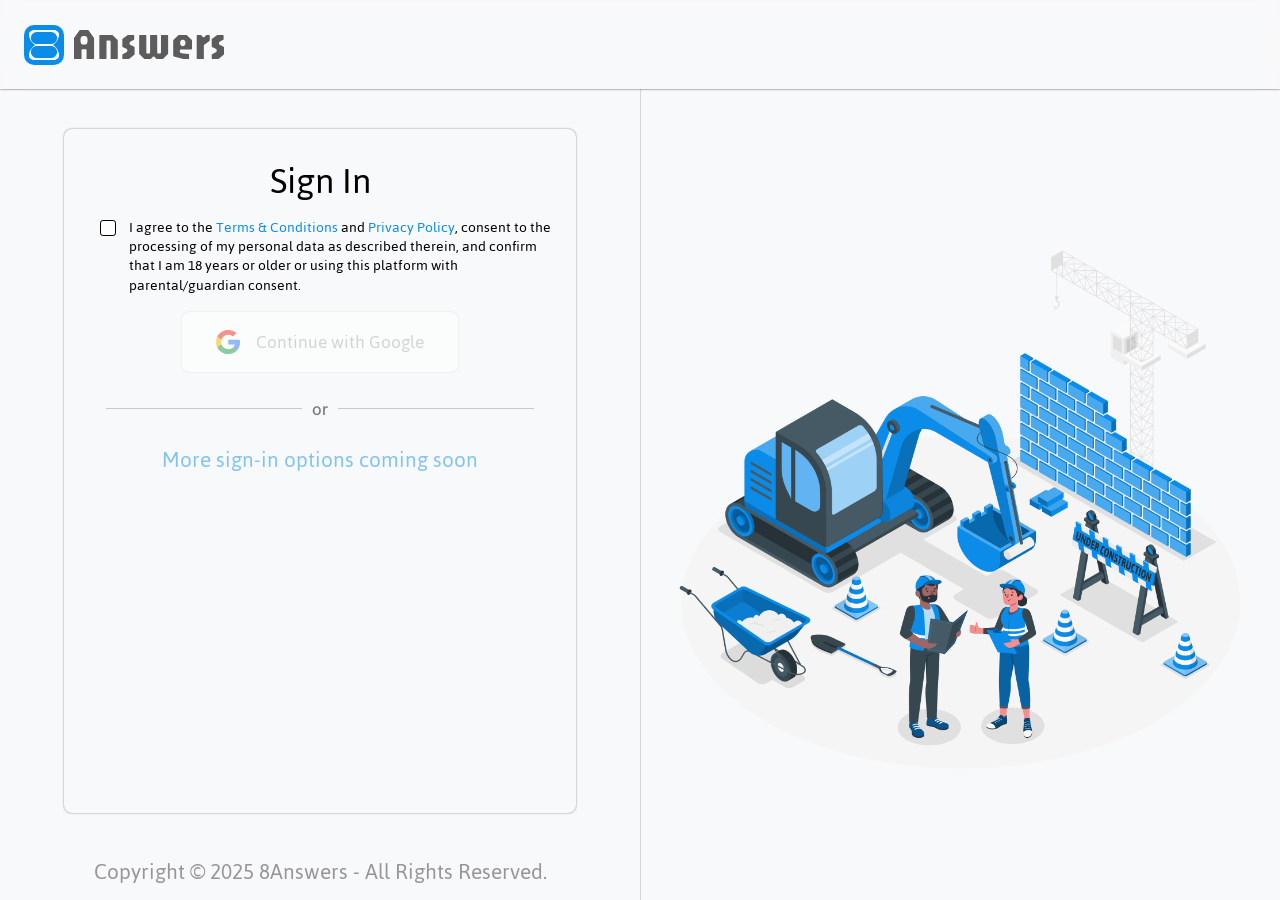
<file: web/website_8answers copy 2/signup.html>
<!doctype html>
<html lang="en">
  <head>
    <meta charset="UTF-8" />
    <meta name="viewport" content="width=device-width, initial-scale=1.0" />
    <title>8Answers | Sign Up</title>
    <meta name="description" content="Create your free 8Answers account." />
    <link rel="preconnect" href="https://fonts.googleapis.com" />
    <link rel="preconnect" href="https://fonts.gstatic.com" crossorigin />
    <link
      href="https://fonts.googleapis.com/css2?family=Inter:wght@400;500&family=Jaldi:wght@400;700&display=swap"
      rel="stylesheet"
    />
    <link rel="stylesheet" href="./signup.css" />
    <script>
      (() => {
        const signInUrl = new URL("./signin.html", window.location.href);
        const params = new URLSearchParams(window.location.search || "");
        ["access_token", "refresh_token", "id_token", "code", "state"].forEach(
          (key) => params.delete(key),
        );
        const sanitizedSearch = params.toString();
        signInUrl.search = sanitizedSearch ? `?${sanitizedSearch}` : "";
        signInUrl.hash = "";
        window.location.replace(signInUrl.toString());
      })();

      (() => {
        const enforceDesktopOnly = () => {
          if (window.innerWidth < 770) {
            const homeUrl = new URL("./index.html", window.location.href);
            const params = new URLSearchParams(window.location.search || "");
            ["access_token", "refresh_token", "id_token", "code", "state"].forEach(
              (key) => params.delete(key),
            );
            const sanitizedSearch = params.toString();
            homeUrl.search = sanitizedSearch ? `?${sanitizedSearch}` : "";
            homeUrl.hash = "";
            window.location.replace(homeUrl.toString());
          }
        };
        enforceDesktopOnly();
        window.addEventListener("resize", enforceDesktopOnly);
      })();
    </script>
  </head>
  <body>
    <header class="site-header">
      <div class="container header-inner">
        <a href="./index.html" class="brand" aria-label="8Answers home">
          <span class="brand-icon-wrap">
            <img
              src="./assets/d8ea7a77-7511-429a-8bdd-89cb19f1ab47.svg"
              alt="8Answers logo mark"
              class="brand-icon"
            />
          </span>
          <img
            src="./assets/f83cf577-9339-4aaa-aa50-17dfa5efcc0b.svg"
            alt="8Answers"
            class="brand-word"
          />
        </a>
        <a class="btn-top" href="./signin.html">Sign in</a>
      </div>
    </header>

    <main class="signup-main">
      <section class="signup-panel">
        <div class="signup-card">
          <h1>Start with your free account today.</h1>

          <label class="field-label" for="signup-email">Email Address</label>
          <input id="signup-email" type="email" placeholder="Enter Email Address" />

          <button type="button" class="btn-continue">Continue</button>

          <div class="muted-group">
            <label class="field-label" for="otp-1">OTP</label>
            <div class="otp-row">
              <input id="otp-1" type="text" maxlength="1" value="0" readonly />
              <input type="text" maxlength="1" value="0" readonly />
              <input type="text" maxlength="1" value="0" readonly />
              <input type="text" maxlength="1" value="0" readonly />
              <input type="text" maxlength="1" value="0" readonly />
              <input type="text" maxlength="1" value="0" readonly />
            </div>
          </div>

          <div class="muted-group">
            <label class="field-label" for="new-password">New Password</label>
            <input id="new-password" type="password" placeholder="Enter new password" readonly />
            <ul class="password-rules">
              <li>Minimum 8 Character</li>
              <li>Upper &amp; lower case letters</li>
              <li>A symbol (Special Character)</li>
            </ul>
          </div>

          <div class="muted-group">
            <label class="field-label" for="confirm-password">Confirm Password</label>
            <input
              id="confirm-password"
              type="password"
              placeholder="Re-enter new password"
              readonly
            />
          </div>

          <div class="terms-block">
            <p>By continuing, you agree to our</p>
            <a href="./terms.html">Terms &amp; Conditions and Privacy Policy.</a>
          </div>
        </div>

        <p class="signup-footer">Copyright © 2025 8Answers - All Rights Reserved.</p>
      </section>

      <aside class="illustration-panel" aria-hidden="true">
        <img
          src="./assets/cebde693-948a-48db-8e31-02bc71632975.png"
          alt=""
          class="illustration"
        />
      </aside>
    </main>
  </body>
</html>
</file>
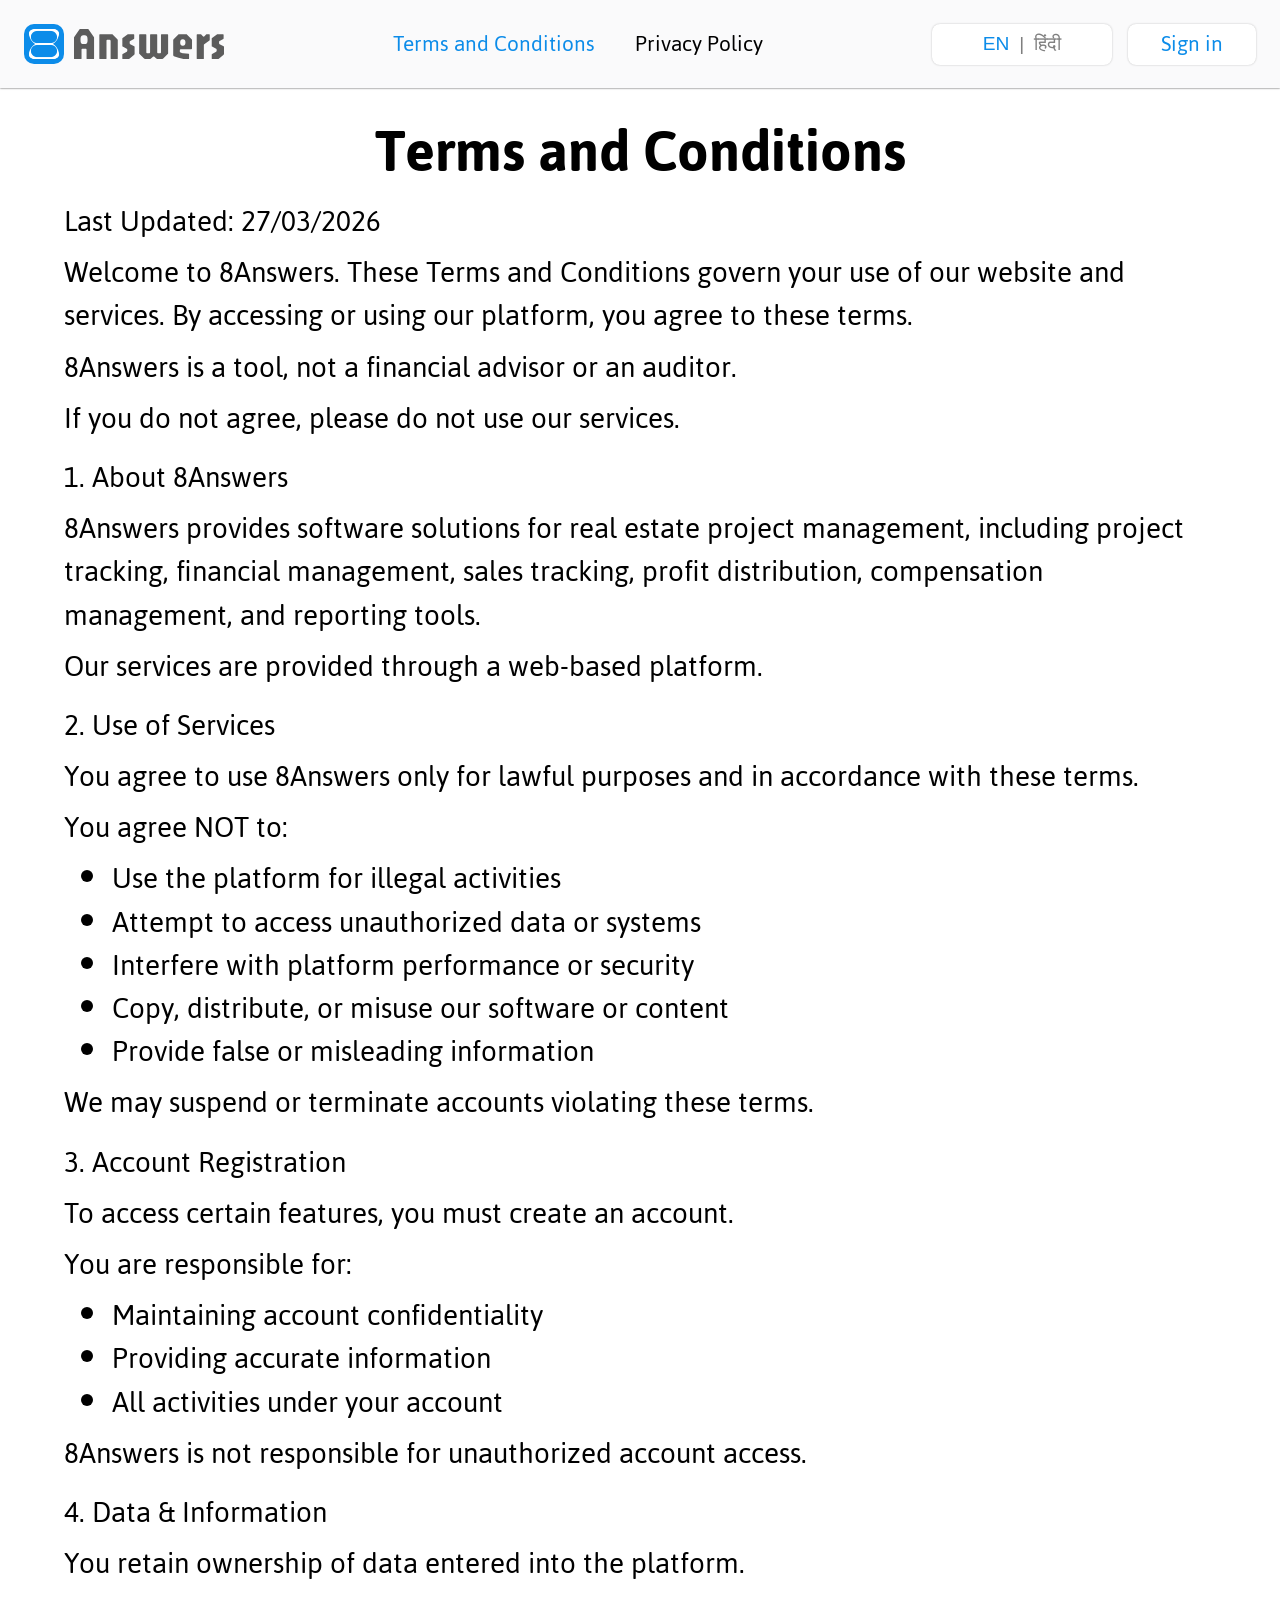
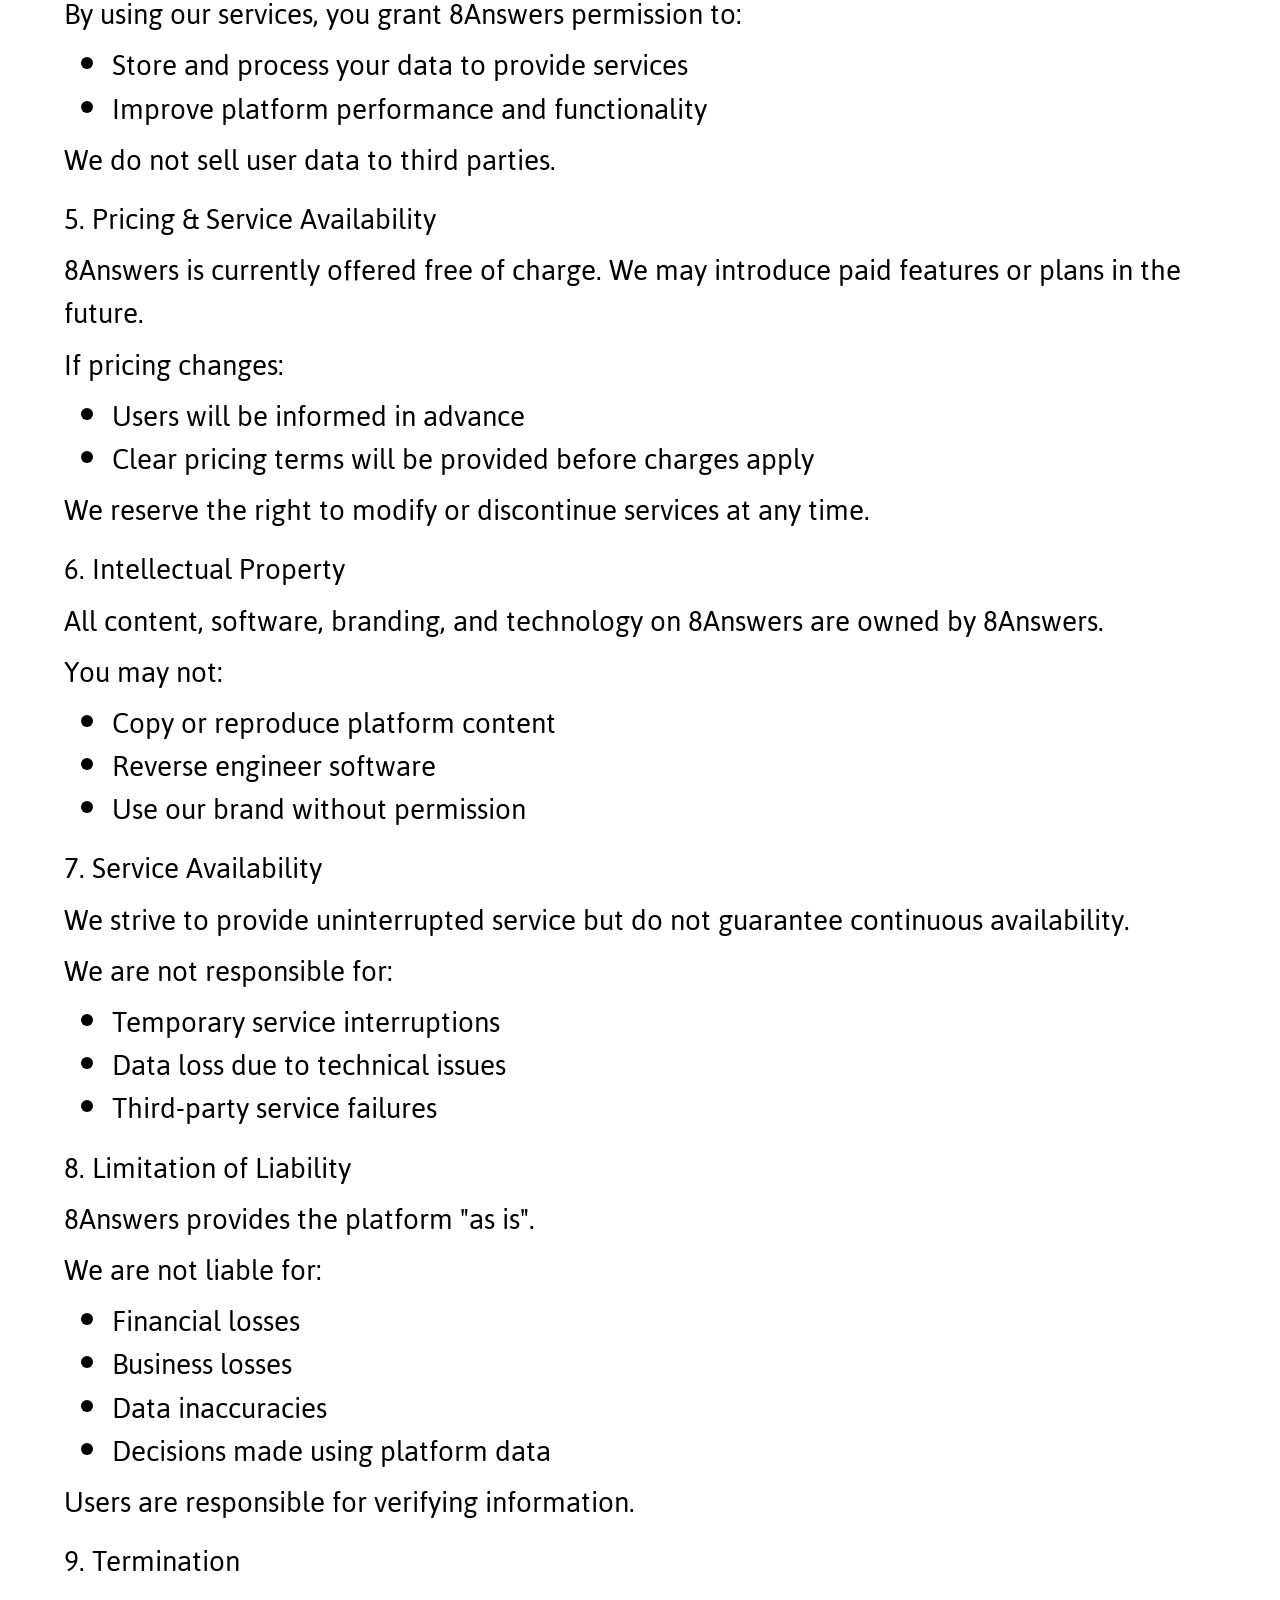
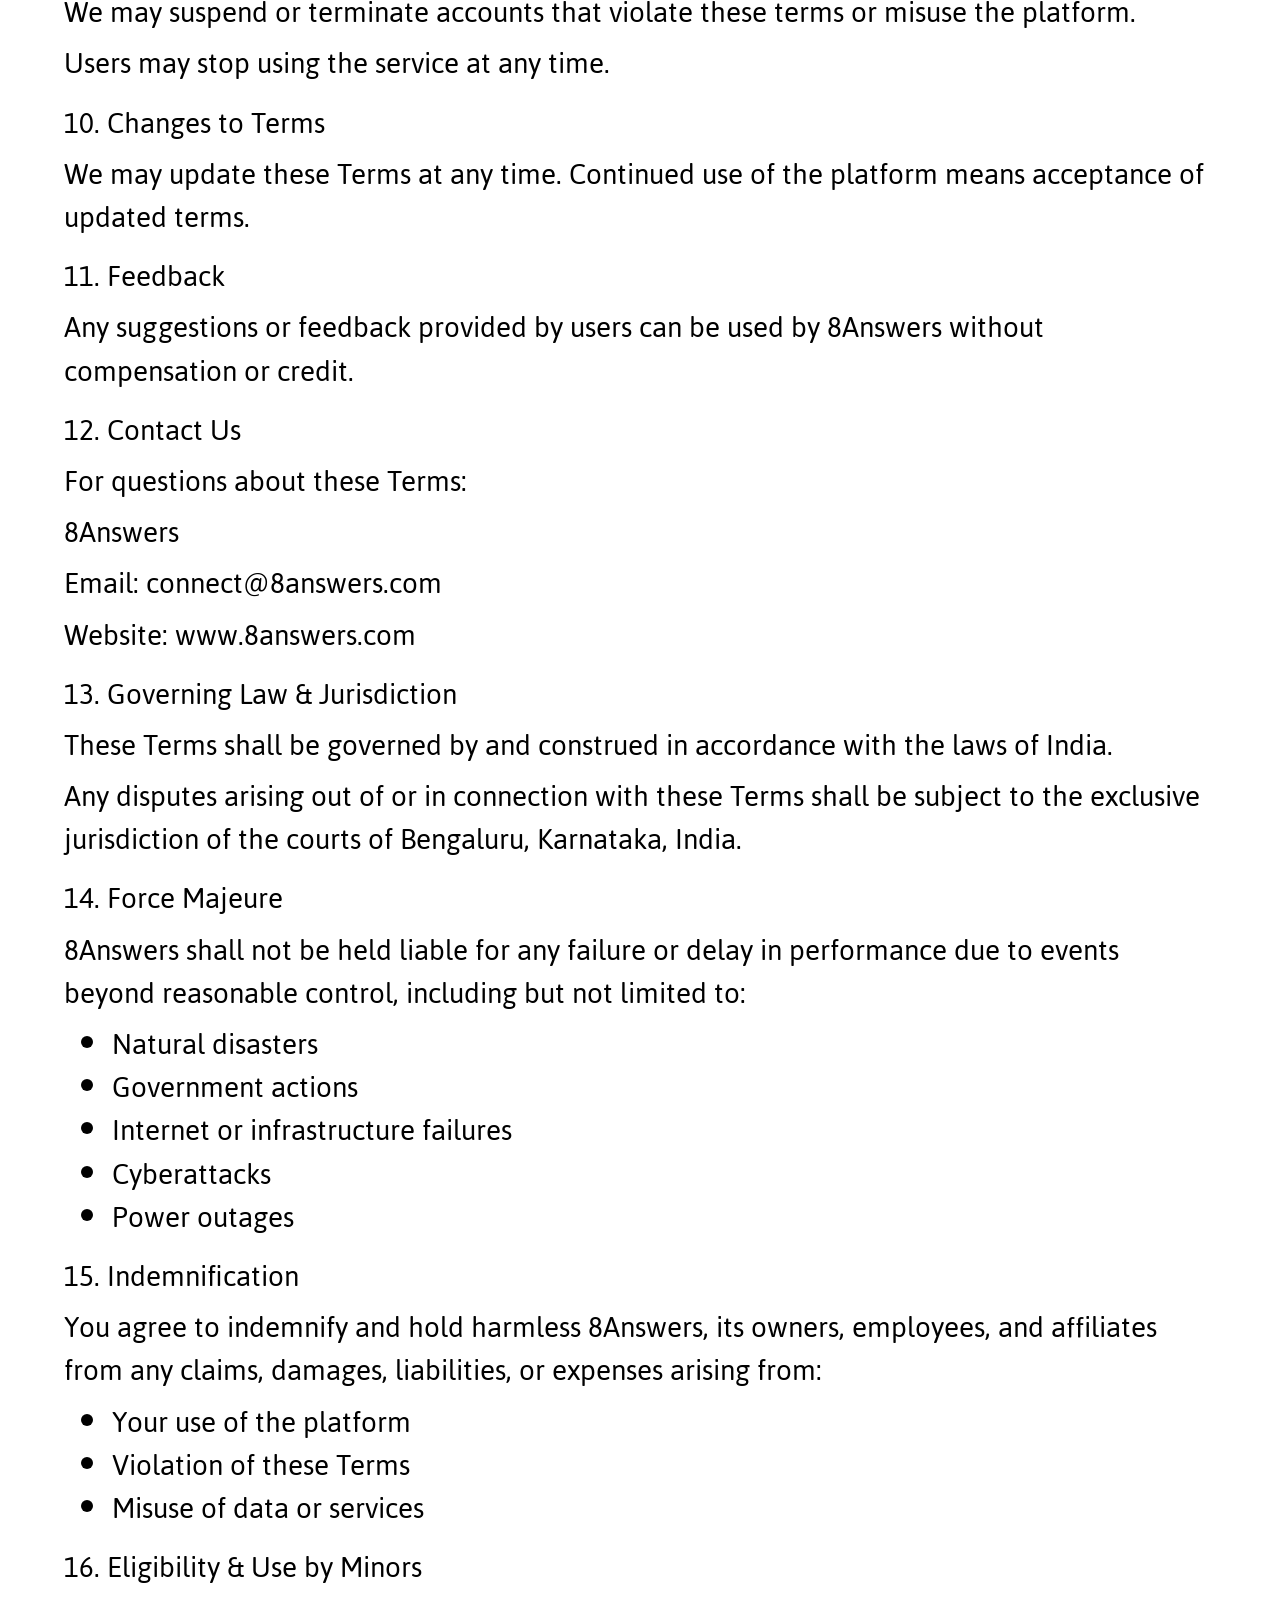
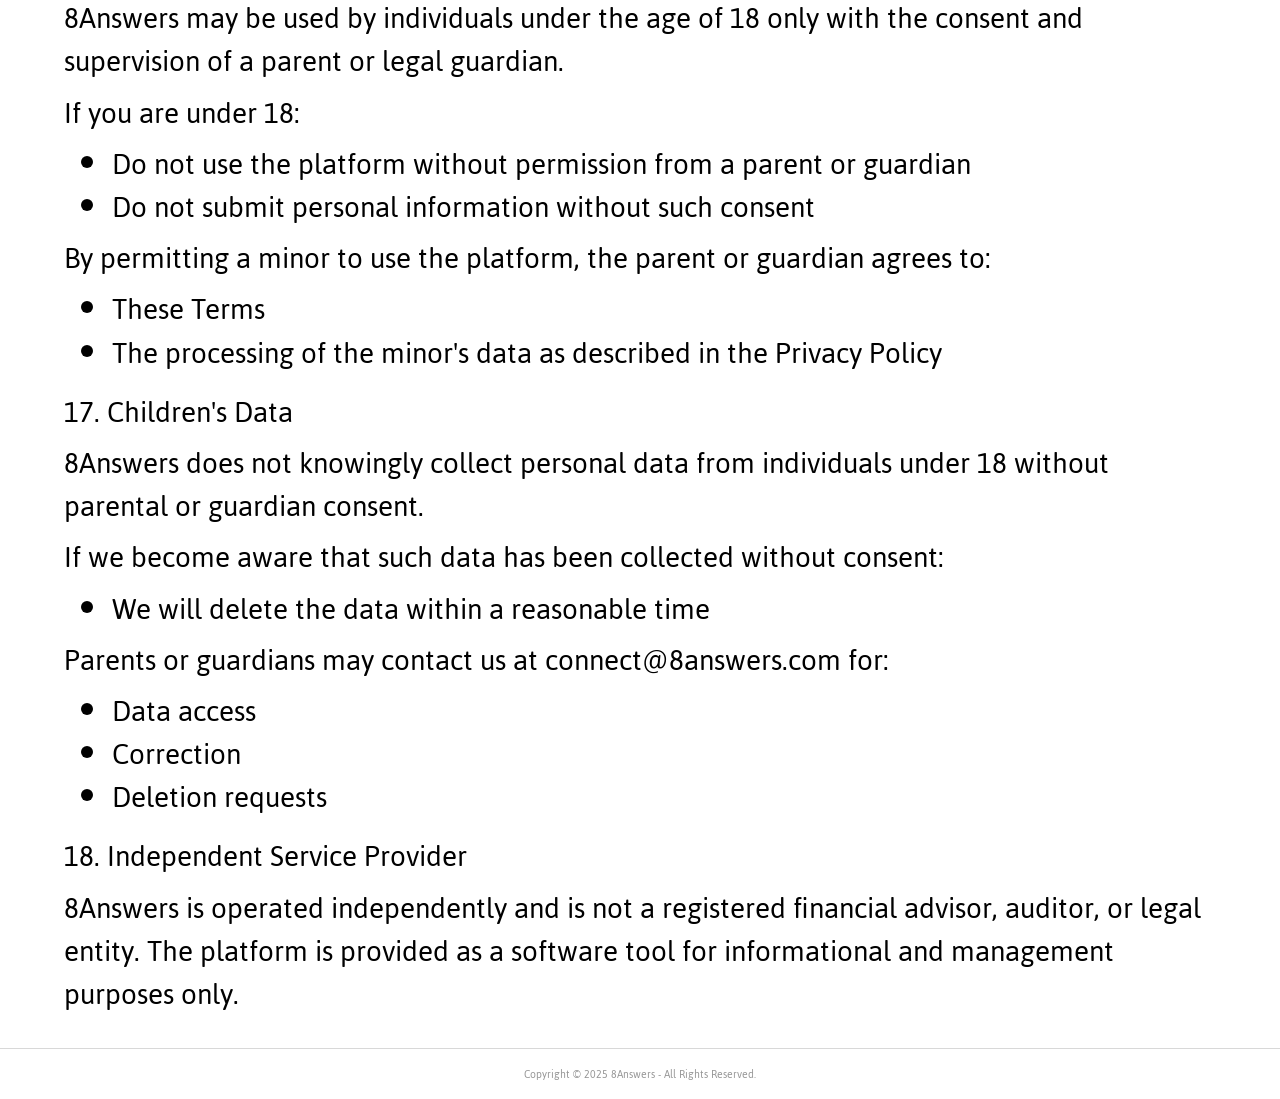
<file: web/website_8answers copy 2/terms.html>
<!doctype html>
<html lang="en">
  <head>
    <meta charset="UTF-8" />
    <meta name="viewport" content="width=device-width, initial-scale=1.0" />
    <title>8Answers | Terms and Conditions</title>
    <meta name="description" content="Terms and Conditions for 8Answers." />
    <link rel="preconnect" href="https://fonts.googleapis.com" />
    <link rel="preconnect" href="https://fonts.gstatic.com" crossorigin />
    <link
      href="https://fonts.googleapis.com/css2?family=Inter:wght@500&family=Jaldi:wght@400;700&display=swap"
      rel="stylesheet"
    />
    <link rel="stylesheet" href="./legal.css" />
  </head>
  <body>
    <header class="site-header">
      <div class="header-inner">
        <a href="./index.html" class="brand" aria-label="8Answers home">
          <span class="brand-icon-wrap">
            <img
              src="./assets/d8ea7a77-7511-429a-8bdd-89cb19f1ab47.svg"
              alt="8Answers logo mark"
              class="brand-icon"
            />
          </span>
          <img
            src="./assets/f83cf577-9339-4aaa-aa50-17dfa5efcc0b.svg"
            alt="8Answers"
            class="brand-word"
          />
        </a>
        <nav class="top-nav" aria-label="Legal navigation">
          <a class="active" href="./terms.html">Terms and Conditions</a>
          <a href="./privacy.html">Privacy Policy</a>
        </nav>
        <div class="header-cta">
          <button
            type="button"
            class="btn btn-secondary btn-sm btn-lang lang-toggle"
            id="language-toggle-terms"
            aria-label="Toggle terms language"
          >
            <span class="lang-option lang-option-en">EN</span>
            <span class="lang-divider">|</span>
            <span class="lang-option lang-option-hi">हिंदी</span>
          </button>
          <a class="btn btn-secondary btn-sm" href="./signin.html">Sign in</a>
        </div>
      </div>
    </header>

    <main class="legal-main">
      <section class="legal-content">
        <div id="terms-content-hi">
          <h1>नियम एवं शर्तें</h1>

          <p class="section-gap">अंतिम अपडेट: 27/03/2026</p>
          <p>
            8Answers में आपका स्वागत है। ये नियम एवं शर्तें हमारी वेबसाइट और सेवाओं के उपयोग को
            नियंत्रित करती हैं। हमारे प्लेटफॉर्म का उपयोग करके, आप इन शर्तों से सहमत होते हैं।
          </p>
          <p>8Answers एक टूल है, न कि कोई वित्तीय सलाहकार या ऑडिटर।</p>
          <p>यदि आप सहमत नहीं हैं, तो कृपया हमारी सेवाओं का उपयोग न करें।</p>

          <p class="section-gap">1. 8Answers के बारे में</p>
          <p>
            8Answers रियल एस्टेट प्रोजेक्ट मैनेजमेंट के लिए सॉफ्टवेयर समाधान प्रदान करता है, जिसमें
            प्रोजेक्ट ट्रैकिंग, वित्तीय प्रबंधन, बिक्री ट्रैकिंग, लाभ वितरण, मुआवजा प्रबंधन और
            रिपोर्टिंग टूल शामिल हैं। हमारी सेवाएं एक वेब-आधारित प्लेटफॉर्म के माध्यम से प्रदान की
            जाती हैं।
          </p>

          <p class="section-gap">2. सेवाओं का उपयोग</p>
          <p>
            आप 8Answers का उपयोग केवल कानूनी उद्देश्यों के लिए और इन शर्तों के अनुसार करने के लिए
            सहमत हैं।
          </p>
          <p>आप निम्नलिखित नहीं करेंगे:</p>
          <ul>
            <li>प्लेटफॉर्म का उपयोग अवैध गतिविधियों के लिए करना</li>
            <li>अनधिकृत डेटा या सिस्टम तक पहुंचने का प्रयास करना</li>
            <li>प्लेटफॉर्म के प्रदर्शन या सुरक्षा में हस्तक्षेप करना</li>
            <li>हमारे सॉफ्टवेयर या सामग्री की नकल, वितरण या दुरुपयोग करना</li>
            <li>गलत या भ्रामक जानकारी देना</li>
          </ul>
          <p>इन शर्तों का उल्लंघन करने वाले खातों को हम निलंबित या समाप्त कर सकते हैं।</p>

          <p class="section-gap">3. खाता पंजीकरण</p>
          <p>कुछ सुविधाओं तक पहुंचने के लिए आपको एक खाता बनाना होगा।</p>
          <p>आप निम्नलिखित के लिए जिम्मेदार हैं:</p>
          <ul>
            <li>खाते की गोपनीयता बनाए रखना</li>
            <li>सटीक जानकारी प्रदान करना</li>
            <li>अपने खाते के अंतर्गत सभी गतिविधियां</li>
          </ul>
          <p>8Answers अनधिकृत खाता पहुंच के लिए जिम्मेदार नहीं है।</p>

          <p class="section-gap">4. डेटा एवं जानकारी</p>
          <p>प्लेटफॉर्म में दर्ज किए गए डेटा का स्वामित्व आपके पास रहता है।</p>
          <p>हमारी सेवाओं का उपयोग करके, आप 8Answers को निम्नलिखित की अनुमति देते हैं:</p>
          <ul>
            <li>सेवाएं प्रदान करने के लिए आपका डेटा संग्रहीत और संसाधित करना</li>
            <li>प्लेटफॉर्म के प्रदर्शन और कार्यक्षमता में सुधार करना</li>
          </ul>
          <p>हम उपयोगकर्ता डेटा तृतीय पक्षों को नहीं बेचते।</p>

          <p class="section-gap">5. मूल्य निर्धारण एवं सेवा उपलब्धता</p>
          <p>
            8Answers वर्तमान में निःशुल्क उपलब्ध है। भविष्य में हम सशुल्क सुविधाएं या प्लान पेश कर
            सकते हैं।
          </p>
          <p>यदि मूल्य निर्धारण बदलता है:</p>
          <ul>
            <li>उपयोगकर्ताओं को पहले से सूचित किया जाएगा</li>
            <li>शुल्क लागू होने से पहले स्पष्ट मूल्य निर्धारण शर्तें प्रदान की जाएंगी</li>
          </ul>
          <p>हम किसी भी समय सेवाओं को संशोधित या बंद करने का अधिकार सुरक्षित रखते हैं।</p>

          <p class="section-gap">6. बौद्धिक संपदा</p>
          <p>
            8Answers पर सभी सामग्री, सॉफ्टवेयर, ब्रांडिंग और तकनीक 8Answers की संपत्ति है।
          </p>
          <p>आप निम्नलिखित नहीं कर सकते:</p>
          <ul>
            <li>प्लेटफॉर्म सामग्री की नकल या पुनरुत्पादन</li>
            <li>सॉफ्टवेयर का रिवर्स इंजीनियरिंग</li>
            <li>बिना अनुमति के हमारे ब्रांड का उपयोग</li>
          </ul>

          <p class="section-gap">7. सेवा उपलब्धता</p>
          <p>
            हम निर्बाध सेवा प्रदान करने का प्रयास करते हैं, लेकिन निरंतर उपलब्धता की गारंटी नहीं
            देते।
          </p>
          <p>हम निम्नलिखित के लिए जिम्मेदार नहीं हैं:</p>
          <ul>
            <li>अस्थायी सेवा बाधाएं</li>
            <li>तकनीकी समस्याओं के कारण डेटा हानि</li>
            <li>तृतीय पक्ष सेवा विफलताएं</li>
          </ul>

          <p class="section-gap">8. दायित्व की सीमा</p>
          <p>8Answers प्लेटफॉर्म "जैसा है" के आधार पर प्रदान करता है।</p>
          <p>हम निम्नलिखित के लिए उत्तरदायी नहीं हैं:</p>
          <ul>
            <li>वित्तीय हानि</li>
            <li>व्यावसायिक हानि</li>
            <li>डेटा की अशुद्धियां</li>
            <li>प्लेटफॉर्म डेटा का उपयोग करके लिए गए निर्णय</li>
          </ul>
          <p>उपयोगकर्ता जानकारी की सत्यापन के लिए स्वयं जिम्मेदार हैं।</p>

          <p class="section-gap">9. समाप्ति</p>
          <p>
            इन शर्तों का उल्लंघन करने या प्लेटफॉर्म का दुरुपयोग करने वाले खातों को हम निलंबित या
            समाप्त कर सकते हैं। उपयोगकर्ता किसी भी समय सेवा का उपयोग बंद कर सकते हैं।
          </p>

          <p class="section-gap">10. शर्तों में परिवर्तन</p>
          <p>
            हम इन शर्तों को किसी भी समय अपडेट कर सकते हैं। प्लेटफॉर्म का निरंतर उपयोग अपडेट की गई
            शर्तों की स्वीकृति मानी जाएगी।
          </p>

          <p class="section-gap">11. फीडबैक</p>
          <p>
            उपयोगकर्ताओं द्वारा दिए गए किसी भी सुझाव या फीडबैक का उपयोग 8Answers बिना किसी मुआवजे
            या श्रेय के कर सकता है।
          </p>

          <p class="section-gap">12. संपर्क करें</p>
          <p>इन शर्तों के बारे में प्रश्नों के लिए:</p>
          <p>8Answers</p>
          <p>ईमेल: connect@8answers.com</p>
          <p>वेबसाइट: www.8answers.com</p>

          <p class="section-gap">13. शासी कानून एवं अधिकार क्षेत्र</p>
          <p>
            ये शर्तें भारत के कानूनों के अनुसार नियंत्रित और व्याख्यायित की जाएंगी। इन शर्तों से
            उत्पन्न किसी भी विवाद के लिए बेंगलुरु, कर्नाटक, भारत के न्यायालयों का अनन्य अधिकार
            क्षेत्र होगा।
          </p>

          <p class="section-gap">14. फोर्स मेजर (अप्रत्याशित परिस्थितियां)</p>
          <p>
            8Answers को किसी भी विफलता या देरी के लिए उत्तरदायी नहीं ठहराया जाएगा, यदि वह उचित
            नियंत्रण से परे घटनाओं के कारण हो, जिसमें शामिल हैं:
          </p>
          <ul>
            <li>प्राकृतिक आपदाएं</li>
            <li>सरकारी कार्रवाइयां</li>
            <li>इंटरनेट या बुनियादी ढांचे की विफलताएं</li>
            <li>साइबर हमले</li>
            <li>बिजली कटौती</li>
          </ul>

          <p class="section-gap">15. क्षतिपूर्ति</p>
          <p>
            आप 8Answers, इसके मालिकों, कर्मचारियों और सहयोगियों को निम्नलिखित से उत्पन्न किसी भी
            दावे, क्षति, दायित्व या खर्च से क्षतिपूर्ति और सुरक्षित रखने के लिए सहमत हैं:
          </p>
          <ul>
            <li>प्लेटफॉर्म का आपका उपयोग</li>
            <li>इन शर्तों का उल्लंघन</li>
            <li>डेटा या सेवाओं का दुरुपयोग</li>
          </ul>

          <p class="section-gap">16. पात्रता एवं नाबालिगों द्वारा उपयोग</p>
          <p>
            18 वर्ष से कम आयु के व्यक्ति 8Answers का उपयोग केवल माता-पिता या कानूनी अभिभावक की
            सहमति और निगरानी में कर सकते हैं।
          </p>
          <p>यदि आप 18 वर्ष से कम आयु के हैं:</p>
          <ul>
            <li>माता-पिता या अभिभावक की अनुमति के बिना प्लेटफॉर्म का उपयोग न करें</li>
            <li>ऐसी सहमति के बिना व्यक्तिगत जानकारी सबमिट न करें</li>
          </ul>
          <p>
            किसी नाबालिग को प्लेटफॉर्म उपयोग करने की अनुमति देकर, माता-पिता या अभिभावक सहमत
            होते हैं:
          </p>
          <ul>
            <li>इन शर्तों से</li>
            <li>गोपनीयता नीति में वर्णित नाबालिग के डेटा के प्रसंस्करण से</li>
          </ul>

          <p class="section-gap">17. बच्चों का डेटा</p>
          <p>
            8Answers जानबूझकर माता-पिता या अभिभावक की सहमति के बिना 18 वर्ष से कम आयु के
            व्यक्तियों से व्यक्तिगत डेटा एकत्र नहीं करता।
          </p>
          <p>यदि हमें पता चलता है कि ऐसा डेटा बिना सहमति के एकत्र किया गया है:</p>
          <ul>
            <li>हम उचित समय के भीतर डेटा हटा देंगे</li>
          </ul>
          <p>माता-पिता या अभिभावक connect@8answers.com पर संपर्क कर सकते हैं:</p>
          <ul>
            <li>डेटा एक्सेस</li>
            <li>सुधार</li>
            <li>डेटा हटाने के अनुरोध के लिए</li>
          </ul>

          <p class="section-gap">18. स्वतंत्र सेवा प्रदाता</p>
          <p>
            8Answers स्वतंत्र रूप से संचालित है और यह कोई पंजीकृत वित्तीय सलाहकार, ऑडिटर या कानूनी
            संस्था नहीं है। प्लेटफॉर्म केवल सूचनात्मक और प्रबंधन उद्देश्यों के लिए एक सॉफ्टवेयर
            टूल के रूप में प्रदान किया जाता है।
          </p>
        </div>

        <div id="terms-content-en" hidden>
        <h1>Terms and Conditions</h1>

        <p class="section-gap">Last Updated: 27/03/2026</p>
        <p>
          Welcome to 8Answers. These Terms and Conditions govern your use of our website and
          services. By accessing or using our platform, you agree to these terms.
        </p>
        <p>8Answers is a tool, not a financial advisor or an auditor.</p>
        <p>If you do not agree, please do not use our services.</p>

        <p class="section-gap">1. About 8Answers</p>
        <p>
          8Answers provides software solutions for real estate project management, including project
          tracking, financial management, sales tracking, profit distribution, compensation
          management, and reporting tools.
        </p>
        <p>Our services are provided through a web-based platform.</p>

        <p class="section-gap">2. Use of Services</p>
        <p>You agree to use 8Answers only for lawful purposes and in accordance with these terms.</p>
        <p>You agree NOT to:</p>
        <ul>
          <li>Use the platform for illegal activities</li>
          <li>Attempt to access unauthorized data or systems</li>
          <li>Interfere with platform performance or security</li>
          <li>Copy, distribute, or misuse our software or content</li>
          <li>Provide false or misleading information</li>
        </ul>
        <p>We may suspend or terminate accounts violating these terms.</p>

        <p class="section-gap">3. Account Registration</p>
        <p>To access certain features, you must create an account.</p>
        <p>You are responsible for:</p>
        <ul>
          <li>Maintaining account confidentiality</li>
          <li>Providing accurate information</li>
          <li>All activities under your account</li>
        </ul>
        <p>8Answers is not responsible for unauthorized account access.</p>

        <p class="section-gap">4. Data &amp; Information</p>
        <p>You retain ownership of data entered into the platform.</p>
        <p>By using our services, you grant 8Answers permission to:</p>
        <ul>
          <li>Store and process your data to provide services</li>
          <li>Improve platform performance and functionality</li>
        </ul>
        <p>We do not sell user data to third parties.</p>

        <p class="section-gap">5. Pricing &amp; Service Availability</p>
        <p>
          8Answers is currently offered free of charge. We may introduce paid features or plans in
          the future.
        </p>
        <p>If pricing changes:</p>
        <ul>
          <li>Users will be informed in advance</li>
          <li>Clear pricing terms will be provided before charges apply</li>
        </ul>
        <p>We reserve the right to modify or discontinue services at any time.</p>

        <p class="section-gap">6. Intellectual Property</p>
        <p>
          All content, software, branding, and technology on 8Answers are owned by 8Answers.
        </p>
        <p>You may not:</p>
        <ul>
          <li>Copy or reproduce platform content</li>
          <li>Reverse engineer software</li>
          <li>Use our brand without permission</li>
        </ul>

        <p class="section-gap">7. Service Availability</p>
        <p>
          We strive to provide uninterrupted service but do not guarantee continuous availability.
        </p>
        <p>We are not responsible for:</p>
        <ul>
          <li>Temporary service interruptions</li>
          <li>Data loss due to technical issues</li>
          <li>Third-party service failures</li>
        </ul>

        <p class="section-gap">8. Limitation of Liability</p>
        <p>8Answers provides the platform "as is".</p>
        <p>We are not liable for:</p>
        <ul>
          <li>Financial losses</li>
          <li>Business losses</li>
          <li>Data inaccuracies</li>
          <li>Decisions made using platform data</li>
        </ul>
        <p>Users are responsible for verifying information.</p>

        <p class="section-gap">9. Termination</p>
        <p>
          We may suspend or terminate accounts that violate these terms or misuse the platform.
        </p>
        <p>Users may stop using the service at any time.</p>

        <p class="section-gap">10. Changes to Terms</p>
        <p>
          We may update these Terms at any time. Continued use of the platform means acceptance of
          updated terms.
        </p>

        <p class="section-gap">11. Feedback</p>
        <p>
          Any suggestions or feedback provided by users can be used by 8Answers without
          compensation or credit.
        </p>

        <p class="section-gap">12. Contact Us</p>
        <p>For questions about these Terms:</p>
        <p>8Answers</p>
        <p>Email: connect@8answers.com</p>
        <p>Website: www.8answers.com</p>

        <p class="section-gap">13. Governing Law &amp; Jurisdiction</p>
        <p>
          These Terms shall be governed by and construed in accordance with the laws of India.
        </p>
        <p>
          Any disputes arising out of or in connection with these Terms shall be subject to the
          exclusive jurisdiction of the courts of Bengaluru, Karnataka, India.
        </p>

        <p class="section-gap">14. Force Majeure</p>
        <p>
          8Answers shall not be held liable for any failure or delay in performance due to events
          beyond reasonable control, including but not limited to:
        </p>
        <ul>
          <li>Natural disasters</li>
          <li>Government actions</li>
          <li>Internet or infrastructure failures</li>
          <li>Cyberattacks</li>
          <li>Power outages</li>
        </ul>

        <p class="section-gap">15. Indemnification</p>
        <p>
          You agree to indemnify and hold harmless 8Answers, its owners, employees, and affiliates
          from any claims, damages, liabilities, or expenses arising from:
        </p>
        <ul>
          <li>Your use of the platform</li>
          <li>Violation of these Terms</li>
          <li>Misuse of data or services</li>
        </ul>

        <p class="section-gap">16. Eligibility &amp; Use by Minors</p>
        <p>
          8Answers may be used by individuals under the age of 18 only with the consent and
          supervision of a parent or legal guardian.
        </p>
        <p>If you are under 18:</p>
        <ul>
          <li>Do not use the platform without permission from a parent or guardian</li>
          <li>Do not submit personal information without such consent</li>
        </ul>
        <p>By permitting a minor to use the platform, the parent or guardian agrees to:</p>
        <ul>
          <li>These Terms</li>
          <li>The processing of the minor's data as described in the Privacy Policy</li>
        </ul>

        <p class="section-gap">17. Children's Data</p>
        <p>
          8Answers does not knowingly collect personal data from individuals under 18 without
          parental or guardian consent.
        </p>
        <p>If we become aware that such data has been collected without consent:</p>
        <ul>
          <li>We will delete the data within a reasonable time</li>
        </ul>
        <p>Parents or guardians may contact us at connect@8answers.com for:</p>
        <ul>
          <li>Data access</li>
          <li>Correction</li>
          <li>Deletion requests</li>
        </ul>

        <p class="section-gap">18. Independent Service Provider</p>
        <p>
          8Answers is operated independently and is not a registered financial advisor, auditor, or
          legal entity. The platform is provided as a software tool for informational and
          management purposes only.
        </p>
        </div>
      </section>
    </main>

    <footer class="site-footer">
      <div class="container">
        <p>Copyright © 2025 8Answers - All Rights Reserved.</p>
      </div>
    </footer>
    <script>
      (() => {
        const toggleButton = document.getElementById("language-toggle-terms");
        const hindiContent = document.getElementById("terms-content-hi");
        const englishContent = document.getElementById("terms-content-en");
        if (!toggleButton || !hindiContent || !englishContent) return;

        const setLanguage = (language) => {
          const isHindi = language === "hi";
          hindiContent.hidden = !isHindi;
          englishContent.hidden = isHindi;
          toggleButton.classList.toggle("is-hi", isHindi);
          toggleButton.classList.toggle("is-en", !isHindi);
          document.documentElement.lang = isHindi ? "hi" : "en";
        };

        toggleButton.addEventListener("click", () => {
          const nextLanguage = hindiContent.hidden ? "hi" : "en";
          setLanguage(nextLanguage);
        });

        setLanguage("en");
      })();
    </script>
  </body>
</html>
</file>
<file: web/website_8answers copy 2/pricing.css>
:root {
  --primary: #0c8ce9;
  --surface: #ffffff;
  --surface-alt: #f8f9fa;
  --text: #000000;
  --header-height: 88px;
  --footer-height: 50px;
  --container: 1376px;
  --radius-sm: 8px;
  --shadow-sm: 0 0 2px rgba(0, 0, 0, 0.25);
}

* {
  box-sizing: border-box;
}

html,
body {
  margin: 0;
  padding: 0;
}

body {
  font-family: "Jaldi", sans-serif;
  color: var(--text);
  background: var(--surface);
}

a {
  color: inherit;
  text-decoration: none;
}

img {
  display: block;
  max-width: 100%;
}

.container {
  width: min(var(--container), calc(100% - 48px));
  margin-inline: auto;
}

.site-header {
  position: sticky;
  top: 0;
  z-index: 20;
  background: rgba(248, 249, 250, 0.75);
  box-shadow: 0 0 2px rgba(0, 0, 0, 0.75);
  backdrop-filter: blur(10px);
}

.header-inner {
  min-height: var(--header-height);
  width: 100%;
  margin-inline: auto;
  padding-inline: 24px;
  display: flex;
  align-items: center;
  justify-content: space-between;
  gap: 24px;
}

.brand {
  --logo-scale: 1;
  display: inline-flex;
  align-items: center;
  gap: calc(10.351px * var(--logo-scale));
}

.brand-icon-wrap {
  width: calc(40px * var(--logo-scale));
  height: calc(40px * var(--logo-scale));
  border-radius: calc(10px * var(--logo-scale));
  background: var(--primary);
  display: grid;
  place-items: center;
}

.brand-icon {
  width: calc(30px * var(--logo-scale));
  height: calc(30px * var(--logo-scale));
}

.brand-word {
  width: calc(149.682px * var(--logo-scale));
  height: calc(29.991px * var(--logo-scale));
}

.top-nav {
  display: flex;
  align-items: center;
  gap: 40px;
  font-size: 24px;
}

.top-nav a.active {
  color: var(--text);
}

.header-cta {
  display: flex;
  align-items: center;
  gap: 16px;
}

.burger-toggle {
  display: none;
  width: 44px;
  height: 44px;
  padding: 0;
  border: 0;
  background: transparent;
  cursor: pointer;
  align-items: center;
  justify-content: center;
  flex-direction: column;
  gap: 6px;
}

.burger-toggle span {
  display: block;
  width: 26px;
  height: 2px;
  background: #1f1f1f;
  transition: transform 0.25s ease, opacity 0.25s ease;
}

.burger-toggle.is-open span:nth-child(1) {
  transform: translateY(8px) rotate(45deg);
}

.burger-toggle.is-open span:nth-child(2) {
  opacity: 0;
}

.burger-toggle.is-open span:nth-child(3) {
  transform: translateY(-8px) rotate(-45deg);
}

.mobile-menu {
  position: fixed;
  top: var(--header-height);
  left: 0;
  right: 0;
  bottom: 0;
  z-index: 15;
  background: #ffffff;
  display: none;
  padding: 32px 24px;
}

.mobile-menu:not([hidden]) {
  display: flex;
  flex-direction: column;
  align-items: center;
  justify-content: flex-start;
  gap: 32px;
}

.mobile-menu-nav {
  display: flex;
  flex-direction: column;
  align-items: center;
  gap: 32px;
}

.mobile-menu-nav a {
  font-size: 32px;
}

.mobile-menu-actions {
  display: flex;
  flex-direction: column;
  gap: 32px;
  align-items: center;
}

body.menu-open {
  overflow: hidden;
}

body.menu-open .site-header {
  background: #ffffff;
}

.btn {
  border-radius: var(--radius-sm);
  display: inline-flex;
  align-items: center;
  justify-content: center;
}

.btn-sm {
  height: 41px;
  padding-inline: 24px;
  font-size: 24px;
  box-shadow: var(--shadow-sm);
}

.btn-lg {
  min-height: 58px;
  padding: 8px 24px;
  font-size: 32px;
  box-shadow: 0 0 2px var(--primary);
}

.btn-primary {
  background: var(--primary);
  color: var(--surface);
}

.btn-secondary {
  background: var(--surface);
  color: var(--primary);
  width: 128px;
}

.pricing-main {
  min-height: calc(100vh - var(--header-height) - var(--footer-height));
  display: grid;
  place-items: start center;
  padding-top: 64px;
  background: var(--surface);
}

.pricing-hero {
  width: min(1004.375px, calc(100% - 48px));
  text-align: center;
  display: flex;
  flex-direction: column;
  align-items: center;
  gap: 16px;
}

.pricing-hero h1 {
  margin: 0;
  font-size: 64px;
  line-height: 1;
}

.pricing-hero p {
  margin: 0;
  font-size: 32px;
  line-height: 1.2;
}

.pricing-hero .btn {
  margin-top: 16px;
}

.pricing-hero .subtext {
  font-size: 24px;
}

.site-footer {
  border-top: 1px solid #d8d8d8;
}

.site-footer .container {
  min-height: 50px;
  display: grid;
  place-items: center;
}

.site-footer p {
  margin: 0;
  font-size: 12px;
  color: #969696;
  text-align: center;
}

@media (max-width: 1200px) {
  .header-inner {
    width: 100%;
  }

  .brand {
    --logo-scale: 0.9;
  }

  .top-nav {
    font-size: 22px;
  }

  .btn-sm {
    font-size: 22px;
  }
}

@media (max-width: 1167px) {
  .top-nav,
  .header-cta {
    display: none;
  }

  .burger-toggle {
    display: inline-flex;
  }
}

@media (max-width: 992px) {
  .header-inner {
    width: 100%;
  }

  .brand {
    --logo-scale: 0.85;
  }

  .mobile-menu-nav a {
    font-size: 24px;
  }

  .mobile-menu-actions .btn-sm {
    font-size: 20px;
  }
}

@media (max-width: 768px) {
  .header-inner {
    width: 100%;
    padding-inline: 16px;
  }

  .brand {
    --logo-scale: 0.75;
  }

  .container {
    width: min(var(--container), calc(100% - 24px));
  }

  .btn-sm {
    height: 38px;
    padding-inline: 14px;
    font-size: 20px;
  }

  .btn-lg {
    min-height: 48px;
    font-size: 28px;
  }

  .header-cta,
  .mobile-menu-actions,
  .pricing-hero .btn {
    display: none;
  }

  .mobile-menu-nav a {
    font-size: 20px;
  }

  .pricing-main {
    padding-top: 48px;
  }

  .pricing-hero {
    width: calc(100% - 24px);
  }

  .pricing-hero h1 {
    font-size: 40px;
  }

  .pricing-hero p {
    font-size: 26px;
  }

  .pricing-hero p + p {
    font-size: 20px;
  }

  .pricing-hero .subtext {
    font-size: 16px;
  }

  .site-footer p {
    font-size: 8px;
  }
}

@media (max-width: 600px) {
  .header-inner {
    width: 100%;
    padding-inline: 12px;
  }

  .brand {
    --logo-scale: 0.7;
  }

  .mobile-menu-nav a {
    font-size: 18px;
  }
}

@media (max-width: 480px) {
  :root {
    --header-height: 66px;
  }

  .header-inner {
    min-height: 66px;
    width: 100%;
    padding-inline: 12px;
  }

  .brand {
    --logo-scale: 0.555;
  }

  .brand-word {
    width: calc(149.682px * var(--logo-scale));
    height: calc(29.991px * var(--logo-scale));
  }

  .burger-toggle {
    width: 39.6px;
    height: 39.6px;
    gap: 5.4px;
  }

  .burger-toggle span {
    width: 23.4px;
  }

  .mobile-menu-nav a {
    font-size: 16px;
  }
}

@media (max-width: 1200px) {
  h1 {
    font-size: 56px !important;
  }

  h2 {
    font-size: 28px !important;
  }

  p {
    font-size: 22px !important;
  }
}

@media (max-width: 992px) {
  h1 {
    font-size: 48px !important;
  }

  h2 {
    font-size: 24px !important;
  }

  p {
    font-size: 20px !important;
  }
}

@media (max-width: 1032px) and (min-width: 993px) {
  .header-inner {
    width: 100%;
    margin-inline: 0;
    padding-inline: 24px;
  }
}

@media (max-width: 768px) {
  h1 {
    font-size: 40px !important;
  }

  h2 {
    font-size: 20px !important;
  }

  p {
    font-size: 18px !important;
  }
}

@media (max-width: 600px) {
  h1 {
    font-size: 32px !important;
  }

  h2 {
    font-size: 18px !important;
  }

  p {
    font-size: 16px !important;
  }
}

/* Keep footer text size independent from global p !important rules */
.site-footer p {
  font-size: 12px !important;
}

@media (max-width: 768px) {
  .site-footer p {
    font-size: 8px !important;
  }
}
</file>
<file: web/website_8answers copy 2/legal.css>
:root {
  --primary: #0c8ce9;
  --surface: #ffffff;
  --text: #000000;
  --muted: #969696;
  --header-height: 88px;
  --shadow-sm: 0 0 2px rgba(0, 0, 0, 0.25);
  --radius-sm: 8px;
  --container: 1376px;
}

* {
  box-sizing: border-box;
}

html,
body {
  margin: 0;
  padding: 0;
}

body {
  background: var(--surface);
  color: var(--text);
  font-family: "Jaldi", sans-serif;
  line-height: 1.25;
}

img {
  display: block;
  max-width: 100%;
}

a {
  color: inherit;
  text-decoration: none;
}

.container {
  width: min(var(--container), calc(100% - 48px));
  margin-inline: auto;
}

.site-header {
  position: sticky;
  top: 0;
  z-index: 20;
  background: rgba(248, 249, 250, 0.75);
  box-shadow: 0 0 2px rgba(0, 0, 0, 0.75);
  backdrop-filter: blur(10px);
}

.header-inner {
  min-height: var(--header-height);
  width: min(var(--container), calc(100% - 48px));
  margin-inline: auto;
  padding-inline: 0;
  display: flex;
  align-items: center;
  justify-content: space-between;
  gap: 24px;
}

.brand {
  --logo-scale: 1;
  display: inline-flex;
  align-items: center;
  gap: calc(10.351px * var(--logo-scale));
}

.brand-icon-wrap {
  width: calc(40px * var(--logo-scale));
  height: calc(40px * var(--logo-scale));
  border-radius: calc(10px * var(--logo-scale));
  background: var(--primary);
  display: grid;
  place-items: center;
}

.brand-icon {
  width: calc(30px * var(--logo-scale));
  height: calc(30px * var(--logo-scale));
}

.brand-word {
  width: calc(149.682px * var(--logo-scale));
  height: calc(29.991px * var(--logo-scale));
}

.top-nav {
  display: flex;
  align-items: center;
  gap: 40px;
  font-size: 24px;
}

.top-nav a {
  white-space: nowrap;
}

.top-nav a.active {
  color: var(--primary);
}

.header-cta {
  display: flex;
  align-items: center;
  gap: 16px;
}

.btn {
  border-radius: var(--radius-sm);
  display: inline-flex;
  align-items: center;
  justify-content: center;
}

.btn-sm {
  height: 41px;
  padding-inline: 24px;
  font-size: 24px;
  box-shadow: var(--shadow-sm);
}

.btn-primary {
  background: var(--primary);
  color: var(--surface);
}

.btn-secondary {
  background: var(--surface);
  color: var(--primary);
  width: 128px;
}

.btn-lang {
  width: auto;
  min-width: 180px;
  border: 0;
  white-space: nowrap;
  cursor: pointer;
}

.lang-toggle {
  gap: 10px;
  font-size: 19.2px;
}

.lang-option,
.lang-divider {
  line-height: 1;
  font-size: inherit;
  font-family: inherit;
  font-weight: inherit;
}

.lang-option {
  color: #7f7f7f;
}

.lang-divider {
  color: #7f7f7f;
}

.lang-toggle.is-en .lang-option-en,
.lang-toggle.is-hi .lang-option-hi {
  color: var(--primary);
}

.legal-main {
  padding-top: 32px;
  padding-bottom: 32px;
}

.legal-content {
  width: min(100%, 1376px);
  margin: 0 auto;
  padding-inline: 64px;
}

.legal-content h1 {
  margin: 0;
  text-align: center;
  font-size: 64px;
  line-height: 1;
}

.legal-content p,
.legal-content li {
  margin: 0;
  font-size: 32px;
  line-height: 1.35;
}

.legal-content p + p,
.legal-content ul + p,
.legal-content p + ul,
.legal-content ul + ul {
  margin-top: 8px;
}

.legal-content .section-gap {
  margin-top: 16px;
}

.legal-content ul {
  margin: 8px 0 0;
  padding-left: 48px;
}

.site-footer {
  border-top: 1px solid #d8d8d8;
}

.site-footer .container {
  min-height: 50px;
  display: grid;
  place-items: center;
}

.site-footer p {
  margin: 0;
  font-size: 12px;
  color: var(--muted);
  text-align: center;
}

@media (max-width: 1200px) {
  .brand {
    --logo-scale: 0.9;
  }

  .top-nav {
    font-size: 22px;
    gap: 24px;
  }

  .btn-sm {
    font-size: 22px;
  }

  .lang-toggle {
    font-size: 17.6px;
  }

  .legal-content {
    padding-inline: 32px;
  }

  .legal-content h1 {
    font-size: 56px;
  }

  .legal-content p,
  .legal-content li {
    font-size: 24px;
  }
}

@media (max-width: 992px) {
  .top-nav,
  .header-cta {
    display: none;
  }

  .legal-content h1 {
    font-size: 48px;
  }

  .legal-content p,
  .legal-content li {
    font-size: 20px;
  }
}

@media (max-width: 768px) {
  .header-inner,
  .container {
    width: min(var(--container), calc(100% - 24px));
  }

  .brand {
    --logo-scale: 0.75;
  }

  .legal-content {
    padding-inline: 0;
  }

  .legal-content h1 {
    font-size: 40px;
  }

  .legal-content p,
  .legal-content li {
    font-size: 18px;
  }
}
</file>
<file: web/website_8answers copy 2/signin.css>
:root {
  --primary: #0c8ce9;
  --page-bg: #f8f9fa;
  --text: #000000;
  --muted: #7e7e7e;
  --header-height: 89px;
}

* {
  box-sizing: border-box;
}

html,
body {
  margin: 0;
  padding: 0;
}

body {
  height: 100vh;
  overflow: hidden;
  background: var(--page-bg);
  color: var(--text);
  font-family: "Jaldi", sans-serif;
}

a {
  color: inherit;
  text-decoration: none;
}

img {
  display: block;
  max-width: 100%;
}

.site-header {
  position: sticky;
  top: 0;
  z-index: 20;
  background: rgba(248, 249, 250, 0.75);
  box-shadow: 0 0 2px rgba(0, 0, 0, 0.75);
  backdrop-filter: blur(10px);
}

.header-inner {
  min-height: var(--header-height);
  padding: 24px;
  display: flex;
  align-items: center;
}

.brand {
  --logo-scale: 1;
  display: inline-flex;
  align-items: center;
  gap: calc(10.351px * var(--logo-scale));
}

.brand-icon-wrap {
  width: calc(40px * var(--logo-scale));
  height: calc(40px * var(--logo-scale));
  border-radius: calc(10px * var(--logo-scale));
  background: var(--primary);
  display: grid;
  place-items: center;
}

.brand-icon {
  width: calc(30px * var(--logo-scale));
  height: calc(30px * var(--logo-scale));
}

.brand-word {
  width: calc(149.682px * var(--logo-scale));
  height: calc(29.991px * var(--logo-scale));
}

.signin-main {
  height: calc(100vh - var(--header-height));
  display: grid;
  grid-template-columns: 1fr 1fr;
}

.signin-panel {
  background: var(--page-bg);
  border-right: 1px solid #d6d6d6;
  padding: 93px 64px 35px;
  display: flex;
  flex-direction: column;
  align-items: center;
  justify-content: space-between;
  gap: 16px;
}

.signin-card {
  width: min(593px, 100%);
  height: min(684px, calc(100vh - var(--header-height) - 190px));
  min-height: 0;
  padding: 32px;
  border-radius: 8px;
  box-shadow: 0 0 2px rgba(0, 0, 0, 0.5);
  display: flex;
  flex-direction: column;
  align-items: center;
  gap: 17px;
}

.signin-card h1 {
  margin: 0;
  font-size: 40px;
  line-height: 1;
  font-weight: 400;
}

.btn-google {
  width: 276px;
  height: 60px;
  border: 0;
  border-radius: 8px;
  box-shadow: 0 0 2px rgba(0, 0, 0, 0.25);
  background: rgba(255, 255, 255, 0.8);
  display: inline-flex;
  align-items: center;
  justify-content: center;
  gap: 16px;
  padding: 8px;
  cursor: pointer;
}

.btn-google:disabled {
  cursor: not-allowed;
  opacity: 0.55;
}

.btn-google img {
  width: 24px;
  height: 24px;
}

.btn-google span {
  font-family: "Jaldi", sans-serif;
  font-size: 20px;
  line-height: 1;
}

.terms-block {
  width: 448px;
  display: flex;
  flex-direction: column;
  align-items: flex-start;
}

.consent-row {
  display: flex;
  align-items: flex-start;
  gap: 10px;
  cursor: pointer;
}

.consent-row input[type="checkbox"] {
  appearance: none;
  -webkit-appearance: none;
  width: 16px;
  height: 16px;
  margin-top: 2px;
  border: 1.5px solid #000000;
  border-radius: 3px;
  background: #ffffff;
  display: inline-grid;
  place-content: center;
  cursor: pointer;
}

.consent-row input[type="checkbox"]::before {
  content: "";
  width: 7px;
  height: 4px;
  border-left: 2px solid #ffffff;
  border-bottom: 2px solid #ffffff;
  transform: translateY(-1px) rotate(-45deg) scale(0);
  transform-origin: center;
  transition: transform 120ms ease-in-out;
}

.consent-row input[type="checkbox"]:checked {
  background: #0c8ce9;
  border-color: #0c8ce9;
}

.consent-row input[type="checkbox"]:checked::before {
  transform: translateY(-1px) rotate(-45deg) scale(1);
}

.consent-copy {
  margin: 0;
  width: 422px;
  text-align: left;
  font-size: 16px;
  line-height: 1.2;
}

.consent-copy {
  color: #000000;
}

.consent-copy a {
  color: var(--primary);
}

.divider {
  width: 100%;
  display: flex;
  align-items: center;
  gap: 10px;
  padding: 10px;
}

.divider span {
  flex: 1;
  border-top: 1px solid #c9c9c9;
}

.divider strong {
  font-family: "Inter", sans-serif;
  font-size: 16px;
  font-weight: 500;
  color: var(--muted);
}

.more-options {
  margin: 0;
  color: #82c3f1;
  font-size: 24px;
  line-height: 1.2;
  text-align: center;
}

.signin-footer {
  margin: 0;
  color: #969696;
  font-size: 24px;
  line-height: 1;
  text-align: center;
}

.illustration-panel {
  background: var(--page-bg);
  display: grid;
  place-items: center;
  padding: 10px 32px;
}

.illustration {
  width: min(636px, 100%);
  max-height: min(600px, calc(100vh - var(--header-height) - 20px));
  object-fit: contain;
}

@media (max-height: 930px) and (min-width: 1101px) {
  .signin-panel {
    padding-top: 40px;
    padding-bottom: 16px;
  }

  .signin-card {
    height: min(684px, calc(100vh - var(--header-height) - 100px));
  }
}

@media (max-width: 1100px) {
  .signin-main {
    grid-template-columns: 1fr;
  }

  .illustration-panel {
    display: none;
  }

  .signin-panel {
    border-right: 0;
    padding-top: 32px;
  }

  .signin-card {
    height: min(684px, calc(100vh - var(--header-height) - 110px));
  }
}
</file>
<file: web/website_8answers copy 2/signup.css>
:root {
  --primary: #0c8ce9;
  --page-bg: #f8f9fa;
  --text: #000000;
  --muted: #7e7e7e;
  --header-height: 88px;
  --container: 1376px;
}

* {
  box-sizing: border-box;
}

html,
body {
  margin: 0;
  padding: 0;
}

body {
  height: 100vh;
  overflow: hidden;
  background: var(--page-bg);
  color: var(--text);
  font-family: "Jaldi", sans-serif;
}

a {
  color: inherit;
  text-decoration: none;
}

img {
  display: block;
  max-width: 100%;
}

.container {
  width: min(var(--container), calc(100% - 48px));
  margin-inline: auto;
}

.site-header {
  position: sticky;
  top: 0;
  z-index: 20;
  background: rgba(248, 249, 250, 0.75);
  box-shadow: 0 0 2px rgba(0, 0, 0, 0.75);
  backdrop-filter: blur(10px);
}

.header-inner {
  min-height: var(--header-height);
  width: 100%;
  margin-inline: auto;
  padding-inline: 24px;
  display: flex;
  align-items: center;
  justify-content: space-between;
}

.brand {
  --logo-scale: 1;
  display: inline-flex;
  align-items: center;
  gap: calc(10.351px * var(--logo-scale));
}

.brand-icon-wrap {
  width: calc(40px * var(--logo-scale));
  height: calc(40px * var(--logo-scale));
  border-radius: calc(10px * var(--logo-scale));
  background: var(--primary);
  display: grid;
  place-items: center;
}

.brand-icon {
  width: calc(30px * var(--logo-scale));
  height: calc(30px * var(--logo-scale));
}

.brand-word {
  width: calc(149.682px * var(--logo-scale));
  height: calc(29.991px * var(--logo-scale));
}

.btn-top {
  height: 41px;
  min-width: 128px;
  border-radius: 8px;
  background: var(--primary);
  color: #ffffff;
  box-shadow: 0 0 2px rgba(0, 0, 0, 0.25);
  font-size: 24px;
  line-height: 1;
  padding: 8px 24px;
  display: inline-flex;
  align-items: center;
  justify-content: center;
}

.signup-main {
  height: calc(100vh - var(--header-height));
  display: grid;
  grid-template-columns: 1fr 1fr;
}

.signup-panel,
.illustration-panel {
  background: var(--page-bg);
}

.signup-panel {
  padding: 40px 64px 20px;
  display: flex;
  flex-direction: column;
  align-items: center;
  justify-content: space-between;
  gap: 16px;
}

.signup-card {
  width: min(512px, 100%);
  height: min(710px, calc(100vh - var(--header-height) - 148px));
  min-height: 0;
  border-radius: 8px;
  box-shadow: 0 0 2px rgba(0, 0, 0, 0.5);
  background: var(--page-bg);
  padding: 23px 46px;
  display: flex;
  flex-direction: column;
  justify-content: space-between;
  gap: 10px;
}

.signup-card h1 {
  margin: 0;
  font-size: 27px;
  line-height: 1.1;
  font-weight: 400;
  white-space: nowrap;
}

.field-label {
  font-size: 14px;
  line-height: 1;
}

.signup-card input[type="email"],
.signup-card input[type="password"] {
  width: 100%;
  height: 52px;
  border: 0;
  border-radius: 7px;
  background: #ffffff;
  box-shadow: 0 0 2px rgba(0, 0, 0, 0.25);
  padding: 7px 14px;
  font-family: "Jaldi", sans-serif;
  font-size: 17px;
  color: #000000;
}

.signup-card input::placeholder {
  color: rgba(0, 0, 0, 0.5);
}

.btn-continue {
  width: 212px;
  height: 48px;
  border-radius: 37px;
  border: 1px solid #000000;
  box-shadow: 0 2px 0 #000000;
  background: var(--primary);
  color: #ffffff;
  font-family: "Jaldi", sans-serif;
  font-size: 17px;
  margin-inline: auto;
  cursor: pointer;
}

.muted-group {
  opacity: 0.5;
  display: flex;
  flex-direction: column;
  gap: 7px;
}

.otp-row {
  width: 100%;
  display: grid;
  grid-template-columns: repeat(6, minmax(0, 1fr));
  gap: 16px;
}

.otp-row input {
  width: 100%;
  height: 52px;
  border: 0;
  border-radius: 7px;
  box-shadow: 0 0 2px rgba(0, 0, 0, 0.25);
  background: rgba(255, 255, 255, 0.95);
  font-family: "Jaldi", sans-serif;
  font-size: 14px;
  text-align: center;
  color: rgba(0, 0, 0, 0.5);
}

.password-rules {
  margin: 0;
  padding-left: 24px;
  width: 283px;
  font-family: "Jaldi", sans-serif;
  font-size: 14px;
  line-height: 1.2;
  color: var(--muted);
}

.terms-block {
  width: 283px;
  margin-inline: auto;
  text-align: center;
}

.terms-block p,
.terms-block a {
  margin: 0;
  font-size: 14px;
  line-height: 1.2;
}

.terms-block a {
  color: var(--primary);
}

.signup-footer {
  margin: 0;
  font-size: clamp(18px, 2.4vh, 24px);
  color: #969696;
  text-align: center;
}

.illustration-panel {
  box-shadow: 0 0 2px rgba(0, 0, 0, 0.5);
  display: grid;
  place-items: center;
  padding: 10px 32px;
}

.illustration {
  width: min(636px, 100%);
  max-height: min(600px, calc(100vh - var(--header-height) - 64px));
  object-fit: contain;
}

@media (max-height: 930px) and (min-width: 1101px) {
  .signup-panel {
    padding: 28px 40px 14px;
    gap: 10px;
  }

  .signup-card {
    height: min(710px, calc(100vh - var(--header-height) - 86px));
    padding: 16px 29px;
    gap: 8px;
  }

  .signup-card h1 {
    font-size: 24px;
  }

  .signup-card input[type="email"],
  .signup-card input[type="password"],
  .otp-row input {
    height: 48px;
  }

  .btn-continue {
    height: 44px;
  }

  .otp-row {
    gap: 12px;
  }

  .password-rules,
  .terms-block p,
  .terms-block a {
    font-size: 13px;
    line-height: 1.1;
  }

  .signup-footer {
    font-size: 18px;
  }

  .illustration {
    max-height: calc(100vh - var(--header-height) - 40px);
  }
}

@media (max-width: 1100px) {
  .signup-main {
    grid-template-columns: 1fr;
  }

  .illustration-panel {
    display: none;
  }

  .signup-panel {
    padding: 20px 32px 14px;
    gap: 10px;
  }

  .signup-card {
    height: min(710px, calc(100vh - var(--header-height) - 74px));
    padding: 15px 30px;
    gap: 12px;
  }
}
</file>
